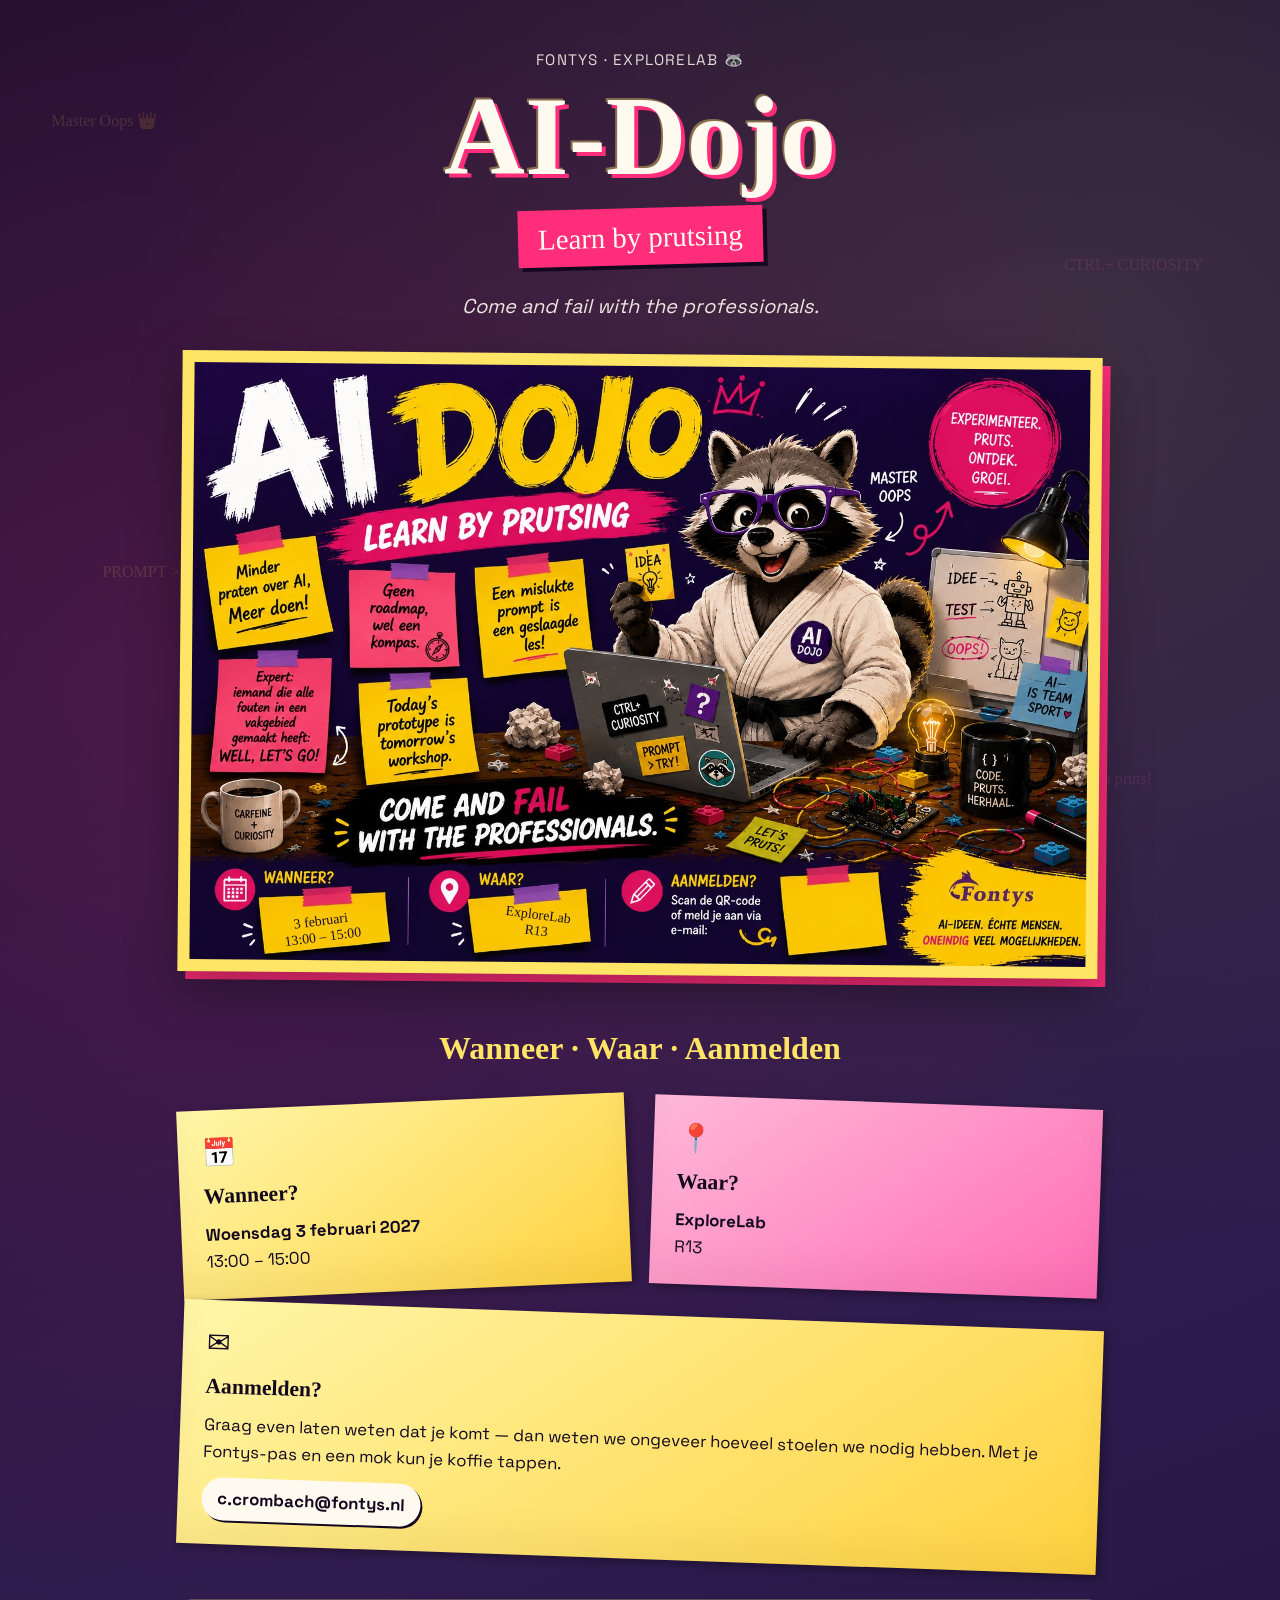
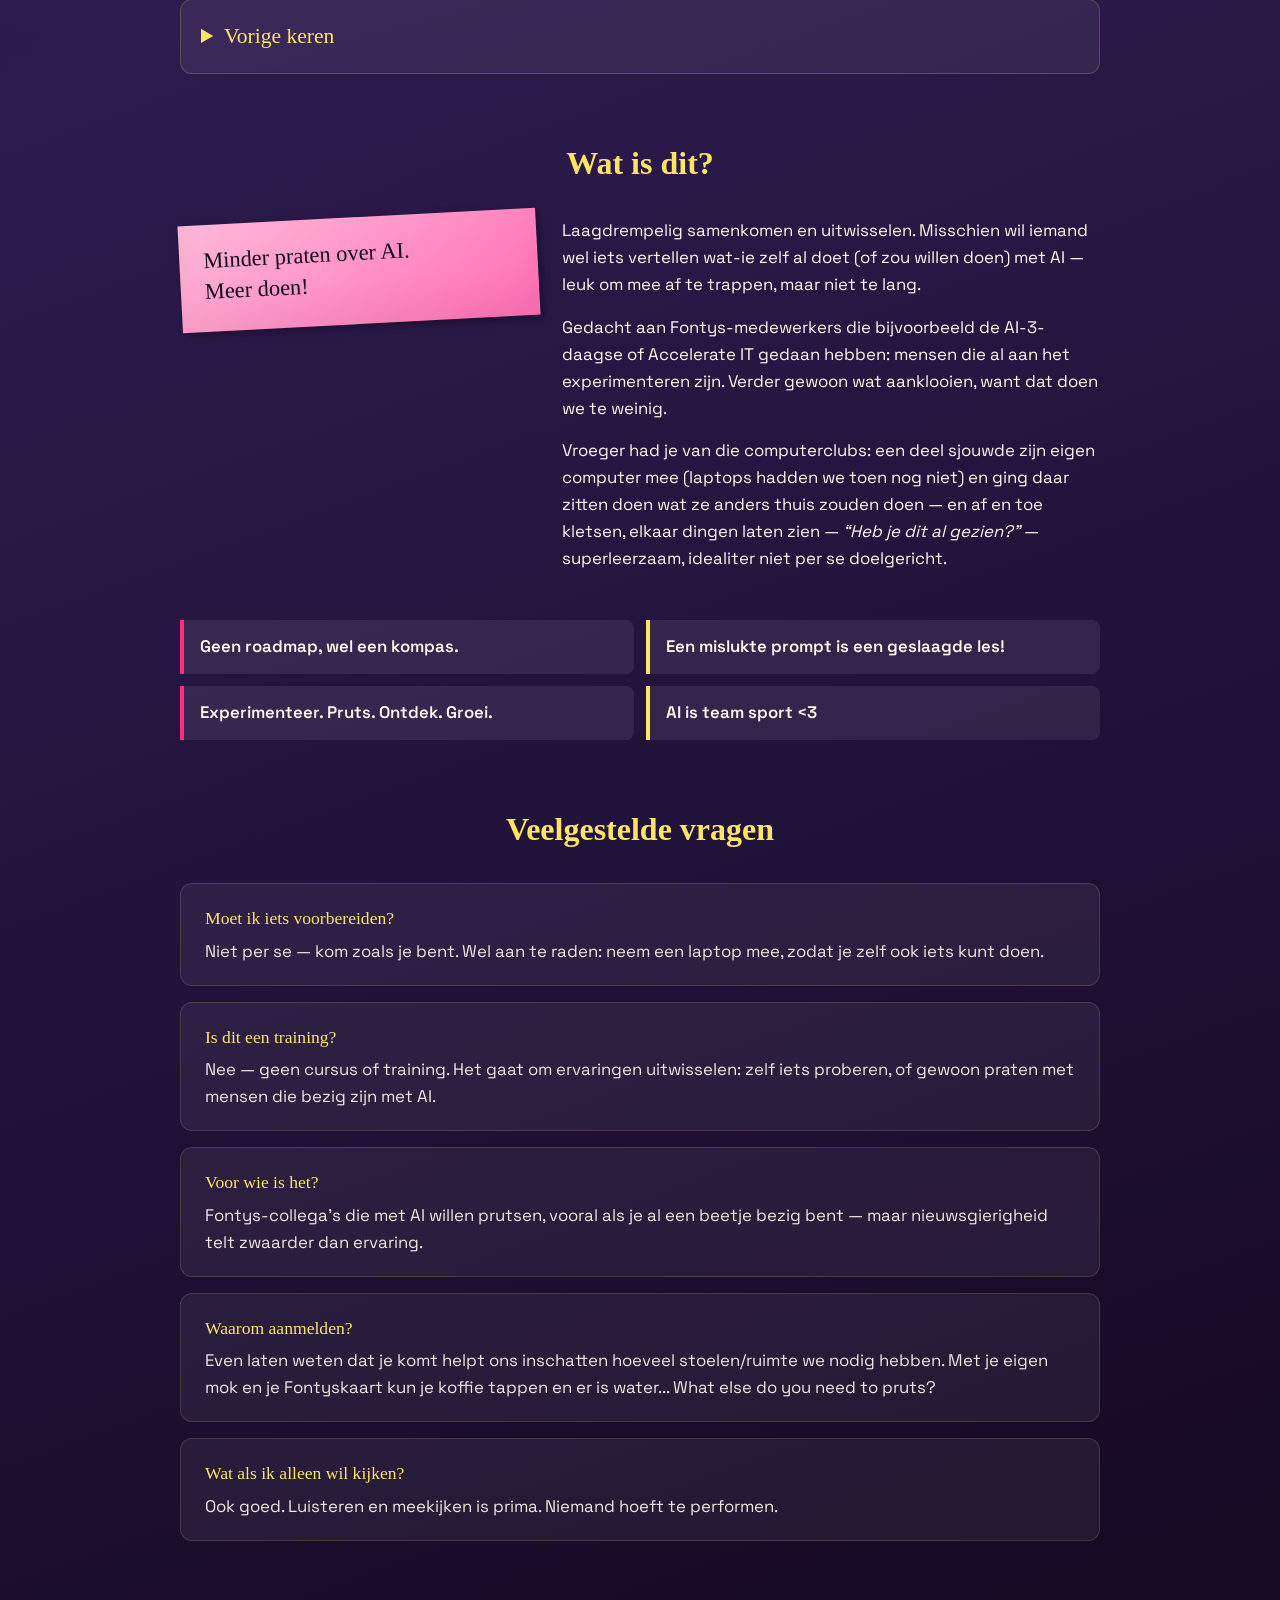
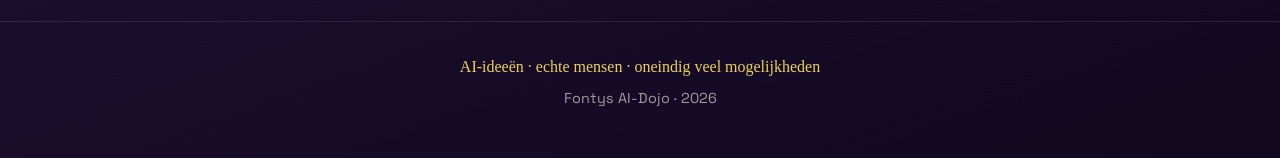
<file: index.html>
<!DOCTYPE html>
<html lang="nl">
<head>
  <meta charset="UTF-8">
  <meta name="viewport" content="width=device-width, initial-scale=1.0">
  <meta name="description" content="AI-Dojo voor Fontys-people — laagdrempelig samenkomen, prutsen en leren.">
  <title>AI-Dojo · Learn by prutsing</title>
  <link rel="preconnect" href="https://fonts.googleapis.com">
  <link rel="preconnect" href="https://fonts.gstatic.com" crossorigin>
  <link href="https://fonts.googleapis.com/css2?family=Permanent+Marker&family=Space+Grotesk:wght@400;600;700&display=swap" rel="stylesheet">
  <link rel="stylesheet" href="css/style.css">
</head>
<body>
  <div class="doodles" aria-hidden="true">
    <span class="doodle doodle--1">Master Oops 👑</span>
    <span class="doodle doodle--2">CTRL+ CURIOSITY</span>
    <span class="doodle doodle--3">PROMPT &gt; TRY!</span>
    <span class="doodle doodle--4">Let's pruts!</span>
  </div>

  <header class="hero">
    <p class="hero__eyebrow"><span data-bind="eyebrow">Fontys</span> 🦝</p>
    <h1 class="hero__title">AI-Dojo</h1>
    <p class="hero__tagline">Learn by prutsing</p>
    <p class="hero__subtitle">Come and fail with the professionals.</p>
  </header>

  <main>
    <section class="poster-section" aria-labelledby="poster-heading">
      <h2 id="poster-heading" class="visually-hidden">Poster</h2>
      <figure class="poster">
        <div class="poster__frame">
          <img
            src="ai.dojo.poster.jpg"
            alt="AI-Dojo poster: wasbeer in judopak. Datum en plek staan als tekst op de gele briefjes."
            width="1536"
            height="1024"
            loading="eager"
          >
          <p class="poster__note poster__note--when">
            <span data-bind="dateShort"></span>
            <span data-bind="time"></span>
          </p>
          <p class="poster__note poster__note--where">
            <span data-bind="placeLines"></span>
          </p>
        </div>
      </figure>
    </section>

    <section class="facts" aria-labelledby="facts-heading">
      <h2 id="facts-heading" class="section-title">Wanneer · Waar · Aanmelden</h2>
      <div class="sticky-grid">
        <article class="sticky sticky--yellow sticky--tilt-left">
          <span class="sticky__icon" aria-hidden="true">📅</span>
          <h3>Wanneer?</h3>
          <p data-bind="whenSticky"></p>
          <p class="sticky__note" data-bind="tentative" hidden></p>
        </article>

        <article class="sticky sticky--pink sticky--tilt-right">
          <span class="sticky__icon" aria-hidden="true">📍</span>
          <h3>Waar?</h3>
          <p data-bind="whereSticky"></p>
        </article>

        <article class="sticky sticky--yellow sticky--tilt-right sticky--wide">
          <span class="sticky__icon" aria-hidden="true">✉️</span>
          <h3>Aanmelden?</h3>
          <p>
            Graag even laten weten dat je komt — dan weten we ongeveer hoeveel stoelen we nodig hebben. 
            Met je Fontys-pas en een mok kun je koffie tappen. 
          </p>
          <a class="sticky__link" href="mailto:c.crombach@fontys.nl?subject=AI-Dojo%20aanmelding">
            c.crombach@fontys.nl
          </a>
        </article>
      </div>
    </section>

    <section class="history-section" aria-labelledby="history-heading">
      <h2 id="history-heading" class="visually-hidden">Vorige keren</h2>
      <details class="history" id="vorige">
        <summary class="history__summary">Vorige keren</summary>
        <div class="history__list" data-bind="history"></div>
      </details>
    </section>

    <section class="about" aria-labelledby="about-heading">
      <h2 id="about-heading" class="section-title">Wat is dit?</h2>
      <div class="about-grid">
        <blockquote class="sticky sticky--pink sticky--quote">
          Minder praten over AI.<br>Meer doen!
        </blockquote>

        <div class="about-text">
          <p>
            Laagdrempelig samenkomen en uitwisselen. Misschien wil iemand wel iets vertellen
            wat-ie zelf al doet (of zou willen doen) met AI — leuk om mee af te trappen,
            maar niet te lang.
          </p>
          <p>
            Gedacht aan Fontys-medewerkers die bijvoorbeeld de AI-3-daagse of Accelerate IT
            gedaan hebben: mensen die al aan het experimenteren zijn. Verder gewoon wat
            aanklooien, want dat doen we te weinig.
          </p>
          <p>
            Vroeger had je van die computerclubs: een deel sjouwde zijn eigen computer mee
            (laptops hadden we toen nog niet) en ging daar zitten doen wat ze anders thuis
            zouden doen — en af en toe kletsen, elkaar dingen laten zien —
            <em>“Heb je dit al gezien?”</em> — superleerzaam, idealiter niet per se doelgericht.
          </p>
        </div>

        <ul class="philosophy" aria-label="Dojo-gedachten">
          <li class="philosophy__item">Geen roadmap, wel een kompas.</li>
          <li class="philosophy__item">Een mislukte prompt is een geslaagde les!</li>
          <li class="philosophy__item">Experimenteer. Pruts. Ontdek. Groei.</li>
          <li class="philosophy__item">AI is team sport &lt;3</li>
        </ul>
      </div>
    </section>

    <section class="faq" aria-labelledby="faq-heading">
      <h2 id="faq-heading" class="section-title">Veelgestelde vragen</h2>
      <dl class="faq-list">
        <div class="faq-item">
          <dt>Moet ik iets voorbereiden?</dt>
          <dd>
            Niet per se — kom zoals je bent. Wel aan te raden: neem een laptop mee,
            zodat je zelf ook iets kunt doen.
          </dd>
        </div>
        <div class="faq-item">
          <dt>Is dit een training?</dt>
          <dd>
            Nee — geen cursus of training. Het gaat om ervaringen uitwisselen:
            zelf iets proberen, of gewoon praten met mensen die bezig zijn met AI.
          </dd>
        </div>
        <div class="faq-item">
          <dt>Voor wie is het?</dt>
          <dd>Fontys-collega’s die met AI willen prutsen, vooral als je al een beetje bezig bent — maar nieuwsgierigheid telt zwaarder dan ervaring.</dd>
        </div>
        <div class="faq-item">
          <dt>Waarom aanmelden?</dt>
          <dd>Even laten weten dat je komt helpt ons inschatten hoeveel stoelen/ruimte we nodig hebben. Met je eigen mok en je Fontyskaart kun je koffie tappen en er is water... What else do you need to pruts?</dd>
        </div>
        <div class="faq-item">
          <dt>Wat als ik alleen wil kijken?</dt>
          <dd>Ook goed. Luisteren en meekijken is prima. Niemand hoeft te performen.</dd>
        </div>
      </dl>
    </section>
  </main>

  <footer class="site-footer">
    <p class="site-footer__tagline">AI-ideeën · echte mensen · oneindig veel mogelijkheden</p>
    <p class="site-footer__meta">Fontys AI-Dojo · <span id="year"></span></p>
  </footer>

  <script src="editions.js"></script>
  <script>
    document.getElementById("year").textContent = new Date().getFullYear();

    const edition = window.AI_DOJO;
    const current = edition.current;

    function setText(name, value) {
      document.querySelectorAll(`[data-bind="${name}"]`).forEach((node) => {
        node.textContent = value;
      });
    }

    function placeHtml(lines) {
      return lines.map((line, index) => (
        index === 0 ? `<strong>${line}</strong>` : line
      )).join("<br>");
    }

    // Yellow poster note is small: "Woensdag 11 november 2026" becomes "11 november".
    function posterDate(date) {
      const withoutYear = date.replace(/\s+\d{4}$/, "");
      const parts = withoutYear.split(/\s+/);
      return parts.length >= 2 ? parts.slice(-2).join(" ") : withoutYear;
    }

    const posterWhen = posterDate(current.date) + (current.tentative ? "?" : "");
    setText("dateShort", posterWhen);
    setText("time", current.time);

    const building = (current.place[0] || "").replace(/^Gebouw\s+/i, "");
    const knownBuilding = building && !/^nog niet/i.test(building);
    setText("eyebrow", knownBuilding ? `Fontys · ${building}` : "Fontys");

    document.querySelectorAll('[data-bind="placeLines"]').forEach((node) => {
      node.innerHTML = current.place.join("<br>");
    });

    const whenBits = [`<strong>${current.date}</strong>`];
    if (current.time) whenBits.push(current.time);
    document.querySelector('[data-bind="whenSticky"]').innerHTML = whenBits.join("<br>");

    document.querySelector('[data-bind="whereSticky"]').innerHTML =
      placeHtml(current.place);

    const tentative = document.querySelector('[data-bind="tentative"]');
    if (current.tentative && current.placeNote) {
      tentative.hidden = false;
      tentative.textContent = current.placeNote;
    }

    const description = document.querySelector('meta[name="description"]');
    const whenWhere = [current.date, current.time, current.place.join(", ")].filter(Boolean).join(", ");
    description.content = current.tentative
      ? `AI-Dojo voor Fontys-people — gerucht: ${whenWhere}.`
      : `AI-Dojo voor Fontys-people — ${whenWhere}.`;

    const history = document.querySelector('[data-bind="history"]');
    history.innerHTML = edition.past.map((item) => `
      <article class="history__item">
        <p class="history__facts">
          <strong>${item.date}</strong><br>
          ${item.time}<br>
          ${item.place.join("<br>")}
        </p>
        ${item.poster ? `<figure class="history__poster">
          <img src="${item.poster}" alt="Poster van de AI-Dojo op ${item.date}" width="1536" height="1024" loading="lazy">
        </figure>` : ""}
      </article>
    `).join("");

    if (location.hash === "#vorige") {
      document.getElementById("vorige").open = true;
    }
  </script>
</body>
</html>
</file>
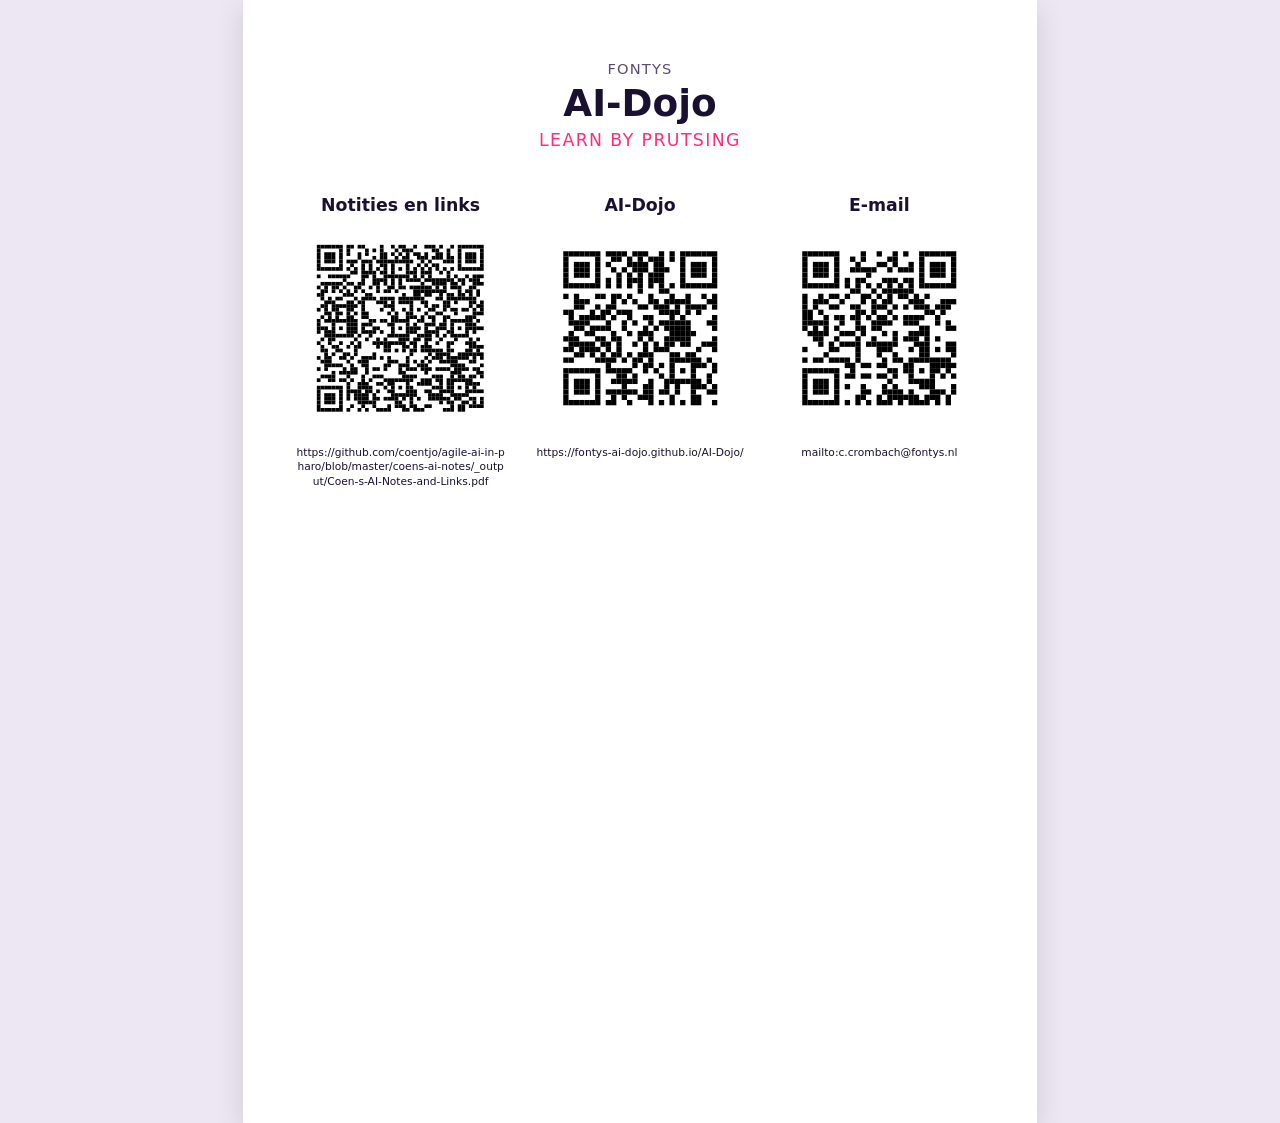
<file: qr-blad.html>
<!DOCTYPE html>
<html lang="nl">
<head>
  <meta charset="UTF-8">
  <title>AI-Dojo · QR-codes</title>
  <style>
    @page {
      size: A4;
      margin: 14mm;
    }
    * { box-sizing: border-box; }
    body {
      margin: 0;
      font-family: "Space Grotesk", "Avenir Next", system-ui, sans-serif;
      color: #1a1030;
      background: #fff;
    }
    .sheet {
      width: 210mm;
      min-height: 297mm;
      margin: 0 auto;
      padding: 16mm 14mm 14mm;
    }
    header {
      text-align: center;
      margin-bottom: 12mm;
    }
    header p {
      margin: 0;
      letter-spacing: 0.08em;
      text-transform: uppercase;
      font-size: 11pt;
      color: #5c4a78;
    }
    header h1 {
      margin: 2mm 0 0;
      font-size: 28pt;
      line-height: 1;
    }
    header .tag {
      margin-top: 2mm;
      font-size: 13pt;
      color: #ff2d7a;
    }
    .row {
      display: grid;
      grid-template-columns: 1fr 1fr 1fr;
      gap: 8mm;
      align-items: start;
    }
    .card {
      text-align: center;
    }
    .card h2 {
      margin: 0 0 4mm;
      font-size: 13pt;
    }
    .qr svg {
      width: 52mm;
      height: 52mm;
    }
    .payload {
      margin: 4mm 0 0;
      font-size: 8pt;
      line-height: 1.35;
      word-break: break-all;
    }
    @media screen {
      body { background: #ece7f2; }
      .sheet {
        background: #fff;
        box-shadow: 0 8px 28px rgba(0,0,0,0.12);
      }
    }
  </style>
</head>
<body>
  <main class="sheet">
    <header>
      <p>Fontys</p>
      <h1>AI-Dojo</h1>
      <p class="tag">Learn by prutsing</p>
    </header>
    <div class="row">
    <article class="card">
      <h2>Notities en links</h2>
      <div class="qr"><svg width="5.61cm" height="5.61cm" viewBox="0 0 53 53" preserveAspectRatio="none" version="1.1" xmlns="http://www.w3.org/2000/svg">
	<g id="QRcode">
		<rect x="0" y="0" width="53" height="53" fill="#ffffff"/>
		<g id="Pattern" transform="translate(4,4)">
			<rect x="0" y="0" width="1" height="1" fill="#000000"/>
			<rect x="1" y="0" width="1" height="1" fill="#000000"/>
			<rect x="2" y="0" width="1" height="1" fill="#000000"/>
			<rect x="3" y="0" width="1" height="1" fill="#000000"/>
			<rect x="4" y="0" width="1" height="1" fill="#000000"/>
			<rect x="5" y="0" width="1" height="1" fill="#000000"/>
			<rect x="6" y="0" width="1" height="1" fill="#000000"/>
			<rect x="8" y="0" width="1" height="1" fill="#000000"/>
			<rect x="9" y="0" width="1" height="1" fill="#000000"/>
			<rect x="11" y="0" width="1" height="1" fill="#000000"/>
			<rect x="12" y="0" width="1" height="1" fill="#000000"/>
			<rect x="17" y="0" width="1" height="1" fill="#000000"/>
			<rect x="20" y="0" width="1" height="1" fill="#000000"/>
			<rect x="22" y="0" width="1" height="1" fill="#000000"/>
			<rect x="23" y="0" width="1" height="1" fill="#000000"/>
			<rect x="26" y="0" width="1" height="1" fill="#000000"/>
			<rect x="29" y="0" width="1" height="1" fill="#000000"/>
			<rect x="30" y="0" width="1" height="1" fill="#000000"/>
			<rect x="31" y="0" width="1" height="1" fill="#000000"/>
			<rect x="33" y="0" width="1" height="1" fill="#000000"/>
			<rect x="36" y="0" width="1" height="1" fill="#000000"/>
			<rect x="38" y="0" width="1" height="1" fill="#000000"/>
			<rect x="39" y="0" width="1" height="1" fill="#000000"/>
			<rect x="40" y="0" width="1" height="1" fill="#000000"/>
			<rect x="41" y="0" width="1" height="1" fill="#000000"/>
			<rect x="42" y="0" width="1" height="1" fill="#000000"/>
			<rect x="43" y="0" width="1" height="1" fill="#000000"/>
			<rect x="44" y="0" width="1" height="1" fill="#000000"/>
			<rect x="0" y="1" width="1" height="1" fill="#000000"/>
			<rect x="6" y="1" width="1" height="1" fill="#000000"/>
			<rect x="8" y="1" width="1" height="1" fill="#000000"/>
			<rect x="13" y="1" width="1" height="1" fill="#000000"/>
			<rect x="15" y="1" width="1" height="1" fill="#000000"/>
			<rect x="17" y="1" width="1" height="1" fill="#000000"/>
			<rect x="21" y="1" width="1" height="1" fill="#000000"/>
			<rect x="23" y="1" width="1" height="1" fill="#000000"/>
			<rect x="24" y="1" width="1" height="1" fill="#000000"/>
			<rect x="25" y="1" width="1" height="1" fill="#000000"/>
			<rect x="31" y="1" width="1" height="1" fill="#000000"/>
			<rect x="32" y="1" width="1" height="1" fill="#000000"/>
			<rect x="35" y="1" width="1" height="1" fill="#000000"/>
			<rect x="38" y="1" width="1" height="1" fill="#000000"/>
			<rect x="44" y="1" width="1" height="1" fill="#000000"/>
			<rect x="0" y="2" width="1" height="1" fill="#000000"/>
			<rect x="2" y="2" width="1" height="1" fill="#000000"/>
			<rect x="3" y="2" width="1" height="1" fill="#000000"/>
			<rect x="4" y="2" width="1" height="1" fill="#000000"/>
			<rect x="6" y="2" width="1" height="1" fill="#000000"/>
			<rect x="8" y="2" width="1" height="1" fill="#000000"/>
			<rect x="11" y="2" width="1" height="1" fill="#000000"/>
			<rect x="13" y="2" width="1" height="1" fill="#000000"/>
			<rect x="17" y="2" width="1" height="1" fill="#000000"/>
			<rect x="18" y="2" width="1" height="1" fill="#000000"/>
			<rect x="20" y="2" width="1" height="1" fill="#000000"/>
			<rect x="22" y="2" width="1" height="1" fill="#000000"/>
			<rect x="24" y="2" width="1" height="1" fill="#000000"/>
			<rect x="26" y="2" width="1" height="1" fill="#000000"/>
			<rect x="27" y="2" width="1" height="1" fill="#000000"/>
			<rect x="29" y="2" width="1" height="1" fill="#000000"/>
			<rect x="32" y="2" width="1" height="1" fill="#000000"/>
			<rect x="33" y="2" width="1" height="1" fill="#000000"/>
			<rect x="35" y="2" width="1" height="1" fill="#000000"/>
			<rect x="38" y="2" width="1" height="1" fill="#000000"/>
			<rect x="40" y="2" width="1" height="1" fill="#000000"/>
			<rect x="41" y="2" width="1" height="1" fill="#000000"/>
			<rect x="42" y="2" width="1" height="1" fill="#000000"/>
			<rect x="44" y="2" width="1" height="1" fill="#000000"/>
			<rect x="0" y="3" width="1" height="1" fill="#000000"/>
			<rect x="2" y="3" width="1" height="1" fill="#000000"/>
			<rect x="3" y="3" width="1" height="1" fill="#000000"/>
			<rect x="4" y="3" width="1" height="1" fill="#000000"/>
			<rect x="6" y="3" width="1" height="1" fill="#000000"/>
			<rect x="11" y="3" width="1" height="1" fill="#000000"/>
			<rect x="15" y="3" width="1" height="1" fill="#000000"/>
			<rect x="17" y="3" width="1" height="1" fill="#000000"/>
			<rect x="18" y="3" width="1" height="1" fill="#000000"/>
			<rect x="21" y="3" width="1" height="1" fill="#000000"/>
			<rect x="23" y="3" width="1" height="1" fill="#000000"/>
			<rect x="24" y="3" width="1" height="1" fill="#000000"/>
			<rect x="27" y="3" width="1" height="1" fill="#000000"/>
			<rect x="28" y="3" width="1" height="1" fill="#000000"/>
			<rect x="29" y="3" width="1" height="1" fill="#000000"/>
			<rect x="31" y="3" width="1" height="1" fill="#000000"/>
			<rect x="32" y="3" width="1" height="1" fill="#000000"/>
			<rect x="33" y="3" width="1" height="1" fill="#000000"/>
			<rect x="35" y="3" width="1" height="1" fill="#000000"/>
			<rect x="36" y="3" width="1" height="1" fill="#000000"/>
			<rect x="38" y="3" width="1" height="1" fill="#000000"/>
			<rect x="40" y="3" width="1" height="1" fill="#000000"/>
			<rect x="41" y="3" width="1" height="1" fill="#000000"/>
			<rect x="42" y="3" width="1" height="1" fill="#000000"/>
			<rect x="44" y="3" width="1" height="1" fill="#000000"/>
			<rect x="0" y="4" width="1" height="1" fill="#000000"/>
			<rect x="2" y="4" width="1" height="1" fill="#000000"/>
			<rect x="3" y="4" width="1" height="1" fill="#000000"/>
			<rect x="4" y="4" width="1" height="1" fill="#000000"/>
			<rect x="6" y="4" width="1" height="1" fill="#000000"/>
			<rect x="8" y="4" width="1" height="1" fill="#000000"/>
			<rect x="9" y="4" width="1" height="1" fill="#000000"/>
			<rect x="10" y="4" width="1" height="1" fill="#000000"/>
			<rect x="12" y="4" width="1" height="1" fill="#000000"/>
			<rect x="13" y="4" width="1" height="1" fill="#000000"/>
			<rect x="14" y="4" width="1" height="1" fill="#000000"/>
			<rect x="16" y="4" width="1" height="1" fill="#000000"/>
			<rect x="17" y="4" width="1" height="1" fill="#000000"/>
			<rect x="18" y="4" width="1" height="1" fill="#000000"/>
			<rect x="19" y="4" width="1" height="1" fill="#000000"/>
			<rect x="20" y="4" width="1" height="1" fill="#000000"/>
			<rect x="21" y="4" width="1" height="1" fill="#000000"/>
			<rect x="22" y="4" width="1" height="1" fill="#000000"/>
			<rect x="23" y="4" width="1" height="1" fill="#000000"/>
			<rect x="24" y="4" width="1" height="1" fill="#000000"/>
			<rect x="25" y="4" width="1" height="1" fill="#000000"/>
			<rect x="28" y="4" width="1" height="1" fill="#000000"/>
			<rect x="30" y="4" width="1" height="1" fill="#000000"/>
			<rect x="34" y="4" width="1" height="1" fill="#000000"/>
			<rect x="35" y="4" width="1" height="1" fill="#000000"/>
			<rect x="36" y="4" width="1" height="1" fill="#000000"/>
			<rect x="38" y="4" width="1" height="1" fill="#000000"/>
			<rect x="40" y="4" width="1" height="1" fill="#000000"/>
			<rect x="41" y="4" width="1" height="1" fill="#000000"/>
			<rect x="42" y="4" width="1" height="1" fill="#000000"/>
			<rect x="44" y="4" width="1" height="1" fill="#000000"/>
			<rect x="0" y="5" width="1" height="1" fill="#000000"/>
			<rect x="6" y="5" width="1" height="1" fill="#000000"/>
			<rect x="9" y="5" width="1" height="1" fill="#000000"/>
			<rect x="12" y="5" width="1" height="1" fill="#000000"/>
			<rect x="14" y="5" width="1" height="1" fill="#000000"/>
			<rect x="17" y="5" width="1" height="1" fill="#000000"/>
			<rect x="18" y="5" width="1" height="1" fill="#000000"/>
			<rect x="20" y="5" width="1" height="1" fill="#000000"/>
			<rect x="24" y="5" width="1" height="1" fill="#000000"/>
			<rect x="27" y="5" width="1" height="1" fill="#000000"/>
			<rect x="29" y="5" width="1" height="1" fill="#000000"/>
			<rect x="31" y="5" width="1" height="1" fill="#000000"/>
			<rect x="32" y="5" width="1" height="1" fill="#000000"/>
			<rect x="38" y="5" width="1" height="1" fill="#000000"/>
			<rect x="44" y="5" width="1" height="1" fill="#000000"/>
			<rect x="0" y="6" width="1" height="1" fill="#000000"/>
			<rect x="1" y="6" width="1" height="1" fill="#000000"/>
			<rect x="2" y="6" width="1" height="1" fill="#000000"/>
			<rect x="3" y="6" width="1" height="1" fill="#000000"/>
			<rect x="4" y="6" width="1" height="1" fill="#000000"/>
			<rect x="5" y="6" width="1" height="1" fill="#000000"/>
			<rect x="6" y="6" width="1" height="1" fill="#000000"/>
			<rect x="8" y="6" width="1" height="1" fill="#000000"/>
			<rect x="10" y="6" width="1" height="1" fill="#000000"/>
			<rect x="12" y="6" width="1" height="1" fill="#000000"/>
			<rect x="14" y="6" width="1" height="1" fill="#000000"/>
			<rect x="16" y="6" width="1" height="1" fill="#000000"/>
			<rect x="18" y="6" width="1" height="1" fill="#000000"/>
			<rect x="20" y="6" width="1" height="1" fill="#000000"/>
			<rect x="22" y="6" width="1" height="1" fill="#000000"/>
			<rect x="24" y="6" width="1" height="1" fill="#000000"/>
			<rect x="26" y="6" width="1" height="1" fill="#000000"/>
			<rect x="28" y="6" width="1" height="1" fill="#000000"/>
			<rect x="30" y="6" width="1" height="1" fill="#000000"/>
			<rect x="32" y="6" width="1" height="1" fill="#000000"/>
			<rect x="34" y="6" width="1" height="1" fill="#000000"/>
			<rect x="36" y="6" width="1" height="1" fill="#000000"/>
			<rect x="38" y="6" width="1" height="1" fill="#000000"/>
			<rect x="39" y="6" width="1" height="1" fill="#000000"/>
			<rect x="40" y="6" width="1" height="1" fill="#000000"/>
			<rect x="41" y="6" width="1" height="1" fill="#000000"/>
			<rect x="42" y="6" width="1" height="1" fill="#000000"/>
			<rect x="43" y="6" width="1" height="1" fill="#000000"/>
			<rect x="44" y="6" width="1" height="1" fill="#000000"/>
			<rect x="9" y="7" width="1" height="1" fill="#000000"/>
			<rect x="10" y="7" width="1" height="1" fill="#000000"/>
			<rect x="12" y="7" width="1" height="1" fill="#000000"/>
			<rect x="13" y="7" width="1" height="1" fill="#000000"/>
			<rect x="14" y="7" width="1" height="1" fill="#000000"/>
			<rect x="15" y="7" width="1" height="1" fill="#000000"/>
			<rect x="17" y="7" width="1" height="1" fill="#000000"/>
			<rect x="18" y="7" width="1" height="1" fill="#000000"/>
			<rect x="20" y="7" width="1" height="1" fill="#000000"/>
			<rect x="24" y="7" width="1" height="1" fill="#000000"/>
			<rect x="25" y="7" width="1" height="1" fill="#000000"/>
			<rect x="26" y="7" width="1" height="1" fill="#000000"/>
			<rect x="28" y="7" width="1" height="1" fill="#000000"/>
			<rect x="29" y="7" width="1" height="1" fill="#000000"/>
			<rect x="30" y="7" width="1" height="1" fill="#000000"/>
			<rect x="33" y="7" width="1" height="1" fill="#000000"/>
			<rect x="35" y="7" width="1" height="1" fill="#000000"/>
			<rect x="0" y="8" width="1" height="1" fill="#000000"/>
			<rect x="3" y="8" width="1" height="1" fill="#000000"/>
			<rect x="4" y="8" width="1" height="1" fill="#000000"/>
			<rect x="5" y="8" width="1" height="1" fill="#000000"/>
			<rect x="6" y="8" width="1" height="1" fill="#000000"/>
			<rect x="7" y="8" width="1" height="1" fill="#000000"/>
			<rect x="8" y="8" width="1" height="1" fill="#000000"/>
			<rect x="12" y="8" width="1" height="1" fill="#000000"/>
			<rect x="13" y="8" width="1" height="1" fill="#000000"/>
			<rect x="15" y="8" width="1" height="1" fill="#000000"/>
			<rect x="18" y="8" width="1" height="1" fill="#000000"/>
			<rect x="19" y="8" width="1" height="1" fill="#000000"/>
			<rect x="20" y="8" width="1" height="1" fill="#000000"/>
			<rect x="21" y="8" width="1" height="1" fill="#000000"/>
			<rect x="22" y="8" width="1" height="1" fill="#000000"/>
			<rect x="23" y="8" width="1" height="1" fill="#000000"/>
			<rect x="24" y="8" width="1" height="1" fill="#000000"/>
			<rect x="26" y="8" width="1" height="1" fill="#000000"/>
			<rect x="28" y="8" width="1" height="1" fill="#000000"/>
			<rect x="30" y="8" width="1" height="1" fill="#000000"/>
			<rect x="35" y="8" width="1" height="1" fill="#000000"/>
			<rect x="37" y="8" width="1" height="1" fill="#000000"/>
			<rect x="40" y="8" width="1" height="1" fill="#000000"/>
			<rect x="42" y="8" width="1" height="1" fill="#000000"/>
			<rect x="43" y="8" width="1" height="1" fill="#000000"/>
			<rect x="44" y="8" width="1" height="1" fill="#000000"/>
			<rect x="7" y="9" width="1" height="1" fill="#000000"/>
			<rect x="12" y="9" width="1" height="1" fill="#000000"/>
			<rect x="15" y="9" width="1" height="1" fill="#000000"/>
			<rect x="16" y="9" width="1" height="1" fill="#000000"/>
			<rect x="17" y="9" width="1" height="1" fill="#000000"/>
			<rect x="18" y="9" width="1" height="1" fill="#000000"/>
			<rect x="20" y="9" width="1" height="1" fill="#000000"/>
			<rect x="22" y="9" width="1" height="1" fill="#000000"/>
			<rect x="24" y="9" width="1" height="1" fill="#000000"/>
			<rect x="25" y="9" width="1" height="1" fill="#000000"/>
			<rect x="26" y="9" width="1" height="1" fill="#000000"/>
			<rect x="27" y="9" width="1" height="1" fill="#000000"/>
			<rect x="29" y="9" width="1" height="1" fill="#000000"/>
			<rect x="30" y="9" width="1" height="1" fill="#000000"/>
			<rect x="31" y="9" width="1" height="1" fill="#000000"/>
			<rect x="32" y="9" width="1" height="1" fill="#000000"/>
			<rect x="33" y="9" width="1" height="1" fill="#000000"/>
			<rect x="34" y="9" width="1" height="1" fill="#000000"/>
			<rect x="35" y="9" width="1" height="1" fill="#000000"/>
			<rect x="36" y="9" width="1" height="1" fill="#000000"/>
			<rect x="38" y="9" width="1" height="1" fill="#000000"/>
			<rect x="39" y="9" width="1" height="1" fill="#000000"/>
			<rect x="41" y="9" width="1" height="1" fill="#000000"/>
			<rect x="42" y="9" width="1" height="1" fill="#000000"/>
			<rect x="43" y="9" width="1" height="1" fill="#000000"/>
			<rect x="1" y="10" width="1" height="1" fill="#000000"/>
			<rect x="2" y="10" width="1" height="1" fill="#000000"/>
			<rect x="3" y="10" width="1" height="1" fill="#000000"/>
			<rect x="4" y="10" width="1" height="1" fill="#000000"/>
			<rect x="5" y="10" width="1" height="1" fill="#000000"/>
			<rect x="6" y="10" width="1" height="1" fill="#000000"/>
			<rect x="8" y="10" width="1" height="1" fill="#000000"/>
			<rect x="9" y="10" width="1" height="1" fill="#000000"/>
			<rect x="11" y="10" width="1" height="1" fill="#000000"/>
			<rect x="12" y="10" width="1" height="1" fill="#000000"/>
			<rect x="15" y="10" width="1" height="1" fill="#000000"/>
			<rect x="16" y="10" width="1" height="1" fill="#000000"/>
			<rect x="18" y="10" width="1" height="1" fill="#000000"/>
			<rect x="20" y="10" width="1" height="1" fill="#000000"/>
			<rect x="22" y="10" width="1" height="1" fill="#000000"/>
			<rect x="28" y="10" width="1" height="1" fill="#000000"/>
			<rect x="31" y="10" width="1" height="1" fill="#000000"/>
			<rect x="32" y="10" width="1" height="1" fill="#000000"/>
			<rect x="33" y="10" width="1" height="1" fill="#000000"/>
			<rect x="34" y="10" width="1" height="1" fill="#000000"/>
			<rect x="36" y="10" width="1" height="1" fill="#000000"/>
			<rect x="37" y="10" width="1" height="1" fill="#000000"/>
			<rect x="39" y="10" width="1" height="1" fill="#000000"/>
			<rect x="42" y="10" width="1" height="1" fill="#000000"/>
			<rect x="43" y="10" width="1" height="1" fill="#000000"/>
			<rect x="44" y="10" width="1" height="1" fill="#000000"/>
			<rect x="0" y="11" width="1" height="1" fill="#000000"/>
			<rect x="2" y="11" width="1" height="1" fill="#000000"/>
			<rect x="4" y="11" width="1" height="1" fill="#000000"/>
			<rect x="5" y="11" width="1" height="1" fill="#000000"/>
			<rect x="7" y="11" width="1" height="1" fill="#000000"/>
			<rect x="10" y="11" width="1" height="1" fill="#000000"/>
			<rect x="11" y="11" width="1" height="1" fill="#000000"/>
			<rect x="14" y="11" width="1" height="1" fill="#000000"/>
			<rect x="16" y="11" width="1" height="1" fill="#000000"/>
			<rect x="19" y="11" width="1" height="1" fill="#000000"/>
			<rect x="20" y="11" width="1" height="1" fill="#000000"/>
			<rect x="22" y="11" width="1" height="1" fill="#000000"/>
			<rect x="23" y="11" width="1" height="1" fill="#000000"/>
			<rect x="25" y="11" width="1" height="1" fill="#000000"/>
			<rect x="26" y="11" width="1" height="1" fill="#000000"/>
			<rect x="27" y="11" width="1" height="1" fill="#000000"/>
			<rect x="28" y="11" width="1" height="1" fill="#000000"/>
			<rect x="29" y="11" width="1" height="1" fill="#000000"/>
			<rect x="30" y="11" width="1" height="1" fill="#000000"/>
			<rect x="32" y="11" width="1" height="1" fill="#000000"/>
			<rect x="34" y="11" width="1" height="1" fill="#000000"/>
			<rect x="36" y="11" width="1" height="1" fill="#000000"/>
			<rect x="37" y="11" width="1" height="1" fill="#000000"/>
			<rect x="38" y="11" width="1" height="1" fill="#000000"/>
			<rect x="41" y="11" width="1" height="1" fill="#000000"/>
			<rect x="42" y="11" width="1" height="1" fill="#000000"/>
			<rect x="1" y="12" width="1" height="1" fill="#000000"/>
			<rect x="2" y="12" width="1" height="1" fill="#000000"/>
			<rect x="4" y="12" width="1" height="1" fill="#000000"/>
			<rect x="6" y="12" width="1" height="1" fill="#000000"/>
			<rect x="8" y="12" width="1" height="1" fill="#000000"/>
			<rect x="10" y="12" width="1" height="1" fill="#000000"/>
			<rect x="12" y="12" width="1" height="1" fill="#000000"/>
			<rect x="16" y="12" width="1" height="1" fill="#000000"/>
			<rect x="18" y="12" width="1" height="1" fill="#000000"/>
			<rect x="19" y="12" width="1" height="1" fill="#000000"/>
			<rect x="21" y="12" width="1" height="1" fill="#000000"/>
			<rect x="26" y="12" width="1" height="1" fill="#000000"/>
			<rect x="27" y="12" width="1" height="1" fill="#000000"/>
			<rect x="28" y="12" width="1" height="1" fill="#000000"/>
			<rect x="29" y="12" width="1" height="1" fill="#000000"/>
			<rect x="30" y="12" width="1" height="1" fill="#000000"/>
			<rect x="31" y="12" width="1" height="1" fill="#000000"/>
			<rect x="32" y="12" width="1" height="1" fill="#000000"/>
			<rect x="33" y="12" width="1" height="1" fill="#000000"/>
			<rect x="34" y="12" width="1" height="1" fill="#000000"/>
			<rect x="38" y="12" width="1" height="1" fill="#000000"/>
			<rect x="40" y="12" width="1" height="1" fill="#000000"/>
			<rect x="41" y="12" width="1" height="1" fill="#000000"/>
			<rect x="43" y="12" width="1" height="1" fill="#000000"/>
			<rect x="0" y="13" width="1" height="1" fill="#000000"/>
			<rect x="1" y="13" width="1" height="1" fill="#000000"/>
			<rect x="7" y="13" width="1" height="1" fill="#000000"/>
			<rect x="8" y="13" width="1" height="1" fill="#000000"/>
			<rect x="9" y="13" width="1" height="1" fill="#000000"/>
			<rect x="13" y="13" width="1" height="1" fill="#000000"/>
			<rect x="14" y="13" width="1" height="1" fill="#000000"/>
			<rect x="23" y="13" width="1" height="1" fill="#000000"/>
			<rect x="26" y="13" width="1" height="1" fill="#000000"/>
			<rect x="27" y="13" width="1" height="1" fill="#000000"/>
			<rect x="29" y="13" width="1" height="1" fill="#000000"/>
			<rect x="30" y="13" width="1" height="1" fill="#000000"/>
			<rect x="33" y="13" width="1" height="1" fill="#000000"/>
			<rect x="35" y="13" width="1" height="1" fill="#000000"/>
			<rect x="36" y="13" width="1" height="1" fill="#000000"/>
			<rect x="38" y="13" width="1" height="1" fill="#000000"/>
			<rect x="39" y="13" width="1" height="1" fill="#000000"/>
			<rect x="41" y="13" width="1" height="1" fill="#000000"/>
			<rect x="43" y="13" width="1" height="1" fill="#000000"/>
			<rect x="1" y="14" width="1" height="1" fill="#000000"/>
			<rect x="3" y="14" width="1" height="1" fill="#000000"/>
			<rect x="5" y="14" width="1" height="1" fill="#000000"/>
			<rect x="6" y="14" width="1" height="1" fill="#000000"/>
			<rect x="10" y="14" width="1" height="1" fill="#000000"/>
			<rect x="12" y="14" width="1" height="1" fill="#000000"/>
			<rect x="13" y="14" width="1" height="1" fill="#000000"/>
			<rect x="14" y="14" width="1" height="1" fill="#000000"/>
			<rect x="15" y="14" width="1" height="1" fill="#000000"/>
			<rect x="17" y="14" width="1" height="1" fill="#000000"/>
			<rect x="18" y="14" width="1" height="1" fill="#000000"/>
			<rect x="19" y="14" width="1" height="1" fill="#000000"/>
			<rect x="20" y="14" width="1" height="1" fill="#000000"/>
			<rect x="22" y="14" width="1" height="1" fill="#000000"/>
			<rect x="23" y="14" width="1" height="1" fill="#000000"/>
			<rect x="24" y="14" width="1" height="1" fill="#000000"/>
			<rect x="25" y="14" width="1" height="1" fill="#000000"/>
			<rect x="26" y="14" width="1" height="1" fill="#000000"/>
			<rect x="27" y="14" width="1" height="1" fill="#000000"/>
			<rect x="28" y="14" width="1" height="1" fill="#000000"/>
			<rect x="32" y="14" width="1" height="1" fill="#000000"/>
			<rect x="33" y="14" width="1" height="1" fill="#000000"/>
			<rect x="35" y="14" width="1" height="1" fill="#000000"/>
			<rect x="36" y="14" width="1" height="1" fill="#000000"/>
			<rect x="37" y="14" width="1" height="1" fill="#000000"/>
			<rect x="38" y="14" width="1" height="1" fill="#000000"/>
			<rect x="39" y="14" width="1" height="1" fill="#000000"/>
			<rect x="40" y="14" width="1" height="1" fill="#000000"/>
			<rect x="41" y="14" width="1" height="1" fill="#000000"/>
			<rect x="42" y="14" width="1" height="1" fill="#000000"/>
			<rect x="2" y="15" width="1" height="1" fill="#000000"/>
			<rect x="3" y="15" width="1" height="1" fill="#000000"/>
			<rect x="4" y="15" width="1" height="1" fill="#000000"/>
			<rect x="8" y="15" width="1" height="1" fill="#000000"/>
			<rect x="9" y="15" width="1" height="1" fill="#000000"/>
			<rect x="11" y="15" width="1" height="1" fill="#000000"/>
			<rect x="12" y="15" width="1" height="1" fill="#000000"/>
			<rect x="16" y="15" width="1" height="1" fill="#000000"/>
			<rect x="17" y="15" width="1" height="1" fill="#000000"/>
			<rect x="18" y="15" width="1" height="1" fill="#000000"/>
			<rect x="20" y="15" width="1" height="1" fill="#000000"/>
			<rect x="22" y="15" width="1" height="1" fill="#000000"/>
			<rect x="23" y="15" width="1" height="1" fill="#000000"/>
			<rect x="24" y="15" width="1" height="1" fill="#000000"/>
			<rect x="25" y="15" width="1" height="1" fill="#000000"/>
			<rect x="28" y="15" width="1" height="1" fill="#000000"/>
			<rect x="29" y="15" width="1" height="1" fill="#000000"/>
			<rect x="34" y="15" width="1" height="1" fill="#000000"/>
			<rect x="35" y="15" width="1" height="1" fill="#000000"/>
			<rect x="37" y="15" width="1" height="1" fill="#000000"/>
			<rect x="41" y="15" width="1" height="1" fill="#000000"/>
			<rect x="42" y="15" width="1" height="1" fill="#000000"/>
			<rect x="44" y="15" width="1" height="1" fill="#000000"/>
			<rect x="1" y="16" width="1" height="1" fill="#000000"/>
			<rect x="2" y="16" width="1" height="1" fill="#000000"/>
			<rect x="4" y="16" width="1" height="1" fill="#000000"/>
			<rect x="5" y="16" width="1" height="1" fill="#000000"/>
			<rect x="6" y="16" width="1" height="1" fill="#000000"/>
			<rect x="7" y="16" width="1" height="1" fill="#000000"/>
			<rect x="8" y="16" width="1" height="1" fill="#000000"/>
			<rect x="9" y="16" width="1" height="1" fill="#000000"/>
			<rect x="10" y="16" width="1" height="1" fill="#000000"/>
			<rect x="12" y="16" width="1" height="1" fill="#000000"/>
			<rect x="18" y="16" width="1" height="1" fill="#000000"/>
			<rect x="19" y="16" width="1" height="1" fill="#000000"/>
			<rect x="20" y="16" width="1" height="1" fill="#000000"/>
			<rect x="25" y="16" width="1" height="1" fill="#000000"/>
			<rect x="29" y="16" width="1" height="1" fill="#000000"/>
			<rect x="31" y="16" width="1" height="1" fill="#000000"/>
			<rect x="32" y="16" width="1" height="1" fill="#000000"/>
			<rect x="34" y="16" width="1" height="1" fill="#000000"/>
			<rect x="35" y="16" width="1" height="1" fill="#000000"/>
			<rect x="41" y="16" width="1" height="1" fill="#000000"/>
			<rect x="43" y="16" width="1" height="1" fill="#000000"/>
			<rect x="44" y="16" width="1" height="1" fill="#000000"/>
			<rect x="0" y="17" width="1" height="1" fill="#000000"/>
			<rect x="2" y="17" width="1" height="1" fill="#000000"/>
			<rect x="4" y="17" width="1" height="1" fill="#000000"/>
			<rect x="5" y="17" width="1" height="1" fill="#000000"/>
			<rect x="8" y="17" width="1" height="1" fill="#000000"/>
			<rect x="9" y="17" width="1" height="1" fill="#000000"/>
			<rect x="12" y="17" width="1" height="1" fill="#000000"/>
			<rect x="17" y="17" width="1" height="1" fill="#000000"/>
			<rect x="20" y="17" width="1" height="1" fill="#000000"/>
			<rect x="23" y="17" width="1" height="1" fill="#000000"/>
			<rect x="25" y="17" width="1" height="1" fill="#000000"/>
			<rect x="27" y="17" width="1" height="1" fill="#000000"/>
			<rect x="30" y="17" width="1" height="1" fill="#000000"/>
			<rect x="31" y="17" width="1" height="1" fill="#000000"/>
			<rect x="34" y="17" width="1" height="1" fill="#000000"/>
			<rect x="36" y="17" width="1" height="1" fill="#000000"/>
			<rect x="37" y="17" width="1" height="1" fill="#000000"/>
			<rect x="39" y="17" width="1" height="1" fill="#000000"/>
			<rect x="40" y="17" width="1" height="1" fill="#000000"/>
			<rect x="42" y="17" width="1" height="1" fill="#000000"/>
			<rect x="44" y="17" width="1" height="1" fill="#000000"/>
			<rect x="2" y="18" width="1" height="1" fill="#000000"/>
			<rect x="3" y="18" width="1" height="1" fill="#000000"/>
			<rect x="5" y="18" width="1" height="1" fill="#000000"/>
			<rect x="6" y="18" width="1" height="1" fill="#000000"/>
			<rect x="8" y="18" width="1" height="1" fill="#000000"/>
			<rect x="10" y="18" width="1" height="1" fill="#000000"/>
			<rect x="12" y="18" width="1" height="1" fill="#000000"/>
			<rect x="13" y="18" width="1" height="1" fill="#000000"/>
			<rect x="19" y="18" width="1" height="1" fill="#000000"/>
			<rect x="21" y="18" width="1" height="1" fill="#000000"/>
			<rect x="24" y="18" width="1" height="1" fill="#000000"/>
			<rect x="25" y="18" width="1" height="1" fill="#000000"/>
			<rect x="29" y="18" width="1" height="1" fill="#000000"/>
			<rect x="32" y="18" width="1" height="1" fill="#000000"/>
			<rect x="33" y="18" width="1" height="1" fill="#000000"/>
			<rect x="37" y="18" width="1" height="1" fill="#000000"/>
			<rect x="42" y="18" width="1" height="1" fill="#000000"/>
			<rect x="43" y="18" width="1" height="1" fill="#000000"/>
			<rect x="44" y="18" width="1" height="1" fill="#000000"/>
			<rect x="1" y="19" width="1" height="1" fill="#000000"/>
			<rect x="3" y="19" width="1" height="1" fill="#000000"/>
			<rect x="5" y="19" width="1" height="1" fill="#000000"/>
			<rect x="8" y="19" width="1" height="1" fill="#000000"/>
			<rect x="9" y="19" width="1" height="1" fill="#000000"/>
			<rect x="12" y="19" width="1" height="1" fill="#000000"/>
			<rect x="13" y="19" width="1" height="1" fill="#000000"/>
			<rect x="20" y="19" width="1" height="1" fill="#000000"/>
			<rect x="21" y="19" width="1" height="1" fill="#000000"/>
			<rect x="24" y="19" width="1" height="1" fill="#000000"/>
			<rect x="25" y="19" width="1" height="1" fill="#000000"/>
			<rect x="26" y="19" width="1" height="1" fill="#000000"/>
			<rect x="28" y="19" width="1" height="1" fill="#000000"/>
			<rect x="30" y="19" width="1" height="1" fill="#000000"/>
			<rect x="31" y="19" width="1" height="1" fill="#000000"/>
			<rect x="34" y="19" width="1" height="1" fill="#000000"/>
			<rect x="35" y="19" width="1" height="1" fill="#000000"/>
			<rect x="40" y="19" width="1" height="1" fill="#000000"/>
			<rect x="41" y="19" width="1" height="1" fill="#000000"/>
			<rect x="42" y="19" width="1" height="1" fill="#000000"/>
			<rect x="0" y="20" width="1" height="1" fill="#000000"/>
			<rect x="2" y="20" width="1" height="1" fill="#000000"/>
			<rect x="3" y="20" width="1" height="1" fill="#000000"/>
			<rect x="4" y="20" width="1" height="1" fill="#000000"/>
			<rect x="5" y="20" width="1" height="1" fill="#000000"/>
			<rect x="6" y="20" width="1" height="1" fill="#000000"/>
			<rect x="7" y="20" width="1" height="1" fill="#000000"/>
			<rect x="8" y="20" width="1" height="1" fill="#000000"/>
			<rect x="9" y="20" width="1" height="1" fill="#000000"/>
			<rect x="10" y="20" width="1" height="1" fill="#000000"/>
			<rect x="14" y="20" width="1" height="1" fill="#000000"/>
			<rect x="15" y="20" width="1" height="1" fill="#000000"/>
			<rect x="17" y="20" width="1" height="1" fill="#000000"/>
			<rect x="18" y="20" width="1" height="1" fill="#000000"/>
			<rect x="20" y="20" width="1" height="1" fill="#000000"/>
			<rect x="21" y="20" width="1" height="1" fill="#000000"/>
			<rect x="22" y="20" width="1" height="1" fill="#000000"/>
			<rect x="23" y="20" width="1" height="1" fill="#000000"/>
			<rect x="24" y="20" width="1" height="1" fill="#000000"/>
			<rect x="27" y="20" width="1" height="1" fill="#000000"/>
			<rect x="28" y="20" width="1" height="1" fill="#000000"/>
			<rect x="31" y="20" width="1" height="1" fill="#000000"/>
			<rect x="34" y="20" width="1" height="1" fill="#000000"/>
			<rect x="36" y="20" width="1" height="1" fill="#000000"/>
			<rect x="37" y="20" width="1" height="1" fill="#000000"/>
			<rect x="38" y="20" width="1" height="1" fill="#000000"/>
			<rect x="39" y="20" width="1" height="1" fill="#000000"/>
			<rect x="40" y="20" width="1" height="1" fill="#000000"/>
			<rect x="41" y="20" width="1" height="1" fill="#000000"/>
			<rect x="43" y="20" width="1" height="1" fill="#000000"/>
			<rect x="0" y="21" width="1" height="1" fill="#000000"/>
			<rect x="4" y="21" width="1" height="1" fill="#000000"/>
			<rect x="8" y="21" width="1" height="1" fill="#000000"/>
			<rect x="9" y="21" width="1" height="1" fill="#000000"/>
			<rect x="10" y="21" width="1" height="1" fill="#000000"/>
			<rect x="12" y="21" width="1" height="1" fill="#000000"/>
			<rect x="13" y="21" width="1" height="1" fill="#000000"/>
			<rect x="14" y="21" width="1" height="1" fill="#000000"/>
			<rect x="19" y="21" width="1" height="1" fill="#000000"/>
			<rect x="20" y="21" width="1" height="1" fill="#000000"/>
			<rect x="24" y="21" width="1" height="1" fill="#000000"/>
			<rect x="26" y="21" width="1" height="1" fill="#000000"/>
			<rect x="29" y="21" width="1" height="1" fill="#000000"/>
			<rect x="30" y="21" width="1" height="1" fill="#000000"/>
			<rect x="31" y="21" width="1" height="1" fill="#000000"/>
			<rect x="33" y="21" width="1" height="1" fill="#000000"/>
			<rect x="34" y="21" width="1" height="1" fill="#000000"/>
			<rect x="36" y="21" width="1" height="1" fill="#000000"/>
			<rect x="40" y="21" width="1" height="1" fill="#000000"/>
			<rect x="41" y="21" width="1" height="1" fill="#000000"/>
			<rect x="42" y="21" width="1" height="1" fill="#000000"/>
			<rect x="0" y="22" width="1" height="1" fill="#000000"/>
			<rect x="1" y="22" width="1" height="1" fill="#000000"/>
			<rect x="2" y="22" width="1" height="1" fill="#000000"/>
			<rect x="4" y="22" width="1" height="1" fill="#000000"/>
			<rect x="6" y="22" width="1" height="1" fill="#000000"/>
			<rect x="8" y="22" width="1" height="1" fill="#000000"/>
			<rect x="9" y="22" width="1" height="1" fill="#000000"/>
			<rect x="10" y="22" width="1" height="1" fill="#000000"/>
			<rect x="12" y="22" width="1" height="1" fill="#000000"/>
			<rect x="15" y="22" width="1" height="1" fill="#000000"/>
			<rect x="16" y="22" width="1" height="1" fill="#000000"/>
			<rect x="20" y="22" width="1" height="1" fill="#000000"/>
			<rect x="22" y="22" width="1" height="1" fill="#000000"/>
			<rect x="24" y="22" width="1" height="1" fill="#000000"/>
			<rect x="25" y="22" width="1" height="1" fill="#000000"/>
			<rect x="26" y="22" width="1" height="1" fill="#000000"/>
			<rect x="27" y="22" width="1" height="1" fill="#000000"/>
			<rect x="29" y="22" width="1" height="1" fill="#000000"/>
			<rect x="32" y="22" width="1" height="1" fill="#000000"/>
			<rect x="33" y="22" width="1" height="1" fill="#000000"/>
			<rect x="34" y="22" width="1" height="1" fill="#000000"/>
			<rect x="36" y="22" width="1" height="1" fill="#000000"/>
			<rect x="38" y="22" width="1" height="1" fill="#000000"/>
			<rect x="40" y="22" width="1" height="1" fill="#000000"/>
			<rect x="41" y="22" width="1" height="1" fill="#000000"/>
			<rect x="42" y="22" width="1" height="1" fill="#000000"/>
			<rect x="43" y="22" width="1" height="1" fill="#000000"/>
			<rect x="44" y="22" width="1" height="1" fill="#000000"/>
			<rect x="0" y="23" width="1" height="1" fill="#000000"/>
			<rect x="2" y="23" width="1" height="1" fill="#000000"/>
			<rect x="3" y="23" width="1" height="1" fill="#000000"/>
			<rect x="4" y="23" width="1" height="1" fill="#000000"/>
			<rect x="8" y="23" width="1" height="1" fill="#000000"/>
			<rect x="9" y="23" width="1" height="1" fill="#000000"/>
			<rect x="10" y="23" width="1" height="1" fill="#000000"/>
			<rect x="12" y="23" width="1" height="1" fill="#000000"/>
			<rect x="13" y="23" width="1" height="1" fill="#000000"/>
			<rect x="14" y="23" width="1" height="1" fill="#000000"/>
			<rect x="15" y="23" width="1" height="1" fill="#000000"/>
			<rect x="17" y="23" width="1" height="1" fill="#000000"/>
			<rect x="20" y="23" width="1" height="1" fill="#000000"/>
			<rect x="24" y="23" width="1" height="1" fill="#000000"/>
			<rect x="25" y="23" width="1" height="1" fill="#000000"/>
			<rect x="26" y="23" width="1" height="1" fill="#000000"/>
			<rect x="29" y="23" width="1" height="1" fill="#000000"/>
			<rect x="30" y="23" width="1" height="1" fill="#000000"/>
			<rect x="31" y="23" width="1" height="1" fill="#000000"/>
			<rect x="32" y="23" width="1" height="1" fill="#000000"/>
			<rect x="35" y="23" width="1" height="1" fill="#000000"/>
			<rect x="36" y="23" width="1" height="1" fill="#000000"/>
			<rect x="40" y="23" width="1" height="1" fill="#000000"/>
			<rect x="42" y="23" width="1" height="1" fill="#000000"/>
			<rect x="2" y="24" width="1" height="1" fill="#000000"/>
			<rect x="3" y="24" width="1" height="1" fill="#000000"/>
			<rect x="4" y="24" width="1" height="1" fill="#000000"/>
			<rect x="5" y="24" width="1" height="1" fill="#000000"/>
			<rect x="6" y="24" width="1" height="1" fill="#000000"/>
			<rect x="7" y="24" width="1" height="1" fill="#000000"/>
			<rect x="8" y="24" width="1" height="1" fill="#000000"/>
			<rect x="9" y="24" width="1" height="1" fill="#000000"/>
			<rect x="11" y="24" width="1" height="1" fill="#000000"/>
			<rect x="14" y="24" width="1" height="1" fill="#000000"/>
			<rect x="19" y="24" width="1" height="1" fill="#000000"/>
			<rect x="20" y="24" width="1" height="1" fill="#000000"/>
			<rect x="21" y="24" width="1" height="1" fill="#000000"/>
			<rect x="22" y="24" width="1" height="1" fill="#000000"/>
			<rect x="23" y="24" width="1" height="1" fill="#000000"/>
			<rect x="24" y="24" width="1" height="1" fill="#000000"/>
			<rect x="27" y="24" width="1" height="1" fill="#000000"/>
			<rect x="28" y="24" width="1" height="1" fill="#000000"/>
			<rect x="29" y="24" width="1" height="1" fill="#000000"/>
			<rect x="30" y="24" width="1" height="1" fill="#000000"/>
			<rect x="32" y="24" width="1" height="1" fill="#000000"/>
			<rect x="34" y="24" width="1" height="1" fill="#000000"/>
			<rect x="36" y="24" width="1" height="1" fill="#000000"/>
			<rect x="37" y="24" width="1" height="1" fill="#000000"/>
			<rect x="38" y="24" width="1" height="1" fill="#000000"/>
			<rect x="39" y="24" width="1" height="1" fill="#000000"/>
			<rect x="40" y="24" width="1" height="1" fill="#000000"/>
			<rect x="1" y="25" width="1" height="1" fill="#000000"/>
			<rect x="3" y="25" width="1" height="1" fill="#000000"/>
			<rect x="4" y="25" width="1" height="1" fill="#000000"/>
			<rect x="10" y="25" width="1" height="1" fill="#000000"/>
			<rect x="13" y="25" width="1" height="1" fill="#000000"/>
			<rect x="16" y="25" width="1" height="1" fill="#000000"/>
			<rect x="18" y="25" width="1" height="1" fill="#000000"/>
			<rect x="22" y="25" width="1" height="1" fill="#000000"/>
			<rect x="23" y="25" width="1" height="1" fill="#000000"/>
			<rect x="24" y="25" width="1" height="1" fill="#000000"/>
			<rect x="26" y="25" width="1" height="1" fill="#000000"/>
			<rect x="27" y="25" width="1" height="1" fill="#000000"/>
			<rect x="29" y="25" width="1" height="1" fill="#000000"/>
			<rect x="30" y="25" width="1" height="1" fill="#000000"/>
			<rect x="33" y="25" width="1" height="1" fill="#000000"/>
			<rect x="37" y="25" width="1" height="1" fill="#000000"/>
			<rect x="41" y="25" width="1" height="1" fill="#000000"/>
			<rect x="43" y="25" width="1" height="1" fill="#000000"/>
			<rect x="0" y="26" width="1" height="1" fill="#000000"/>
			<rect x="3" y="26" width="1" height="1" fill="#000000"/>
			<rect x="6" y="26" width="1" height="1" fill="#000000"/>
			<rect x="9" y="26" width="1" height="1" fill="#000000"/>
			<rect x="11" y="26" width="1" height="1" fill="#000000"/>
			<rect x="15" y="26" width="1" height="1" fill="#000000"/>
			<rect x="16" y="26" width="1" height="1" fill="#000000"/>
			<rect x="17" y="26" width="1" height="1" fill="#000000"/>
			<rect x="18" y="26" width="1" height="1" fill="#000000"/>
			<rect x="19" y="26" width="1" height="1" fill="#000000"/>
			<rect x="20" y="26" width="1" height="1" fill="#000000"/>
			<rect x="21" y="26" width="1" height="1" fill="#000000"/>
			<rect x="22" y="26" width="1" height="1" fill="#000000"/>
			<rect x="23" y="26" width="1" height="1" fill="#000000"/>
			<rect x="25" y="26" width="1" height="1" fill="#000000"/>
			<rect x="26" y="26" width="1" height="1" fill="#000000"/>
			<rect x="29" y="26" width="1" height="1" fill="#000000"/>
			<rect x="32" y="26" width="1" height="1" fill="#000000"/>
			<rect x="35" y="26" width="1" height="1" fill="#000000"/>
			<rect x="36" y="26" width="1" height="1" fill="#000000"/>
			<rect x="40" y="26" width="1" height="1" fill="#000000"/>
			<rect x="41" y="26" width="1" height="1" fill="#000000"/>
			<rect x="42" y="26" width="1" height="1" fill="#000000"/>
			<rect x="1" y="27" width="1" height="1" fill="#000000"/>
			<rect x="4" y="27" width="1" height="1" fill="#000000"/>
			<rect x="5" y="27" width="1" height="1" fill="#000000"/>
			<rect x="8" y="27" width="1" height="1" fill="#000000"/>
			<rect x="10" y="27" width="1" height="1" fill="#000000"/>
			<rect x="11" y="27" width="1" height="1" fill="#000000"/>
			<rect x="16" y="27" width="1" height="1" fill="#000000"/>
			<rect x="18" y="27" width="1" height="1" fill="#000000"/>
			<rect x="19" y="27" width="1" height="1" fill="#000000"/>
			<rect x="23" y="27" width="1" height="1" fill="#000000"/>
			<rect x="24" y="27" width="1" height="1" fill="#000000"/>
			<rect x="26" y="27" width="1" height="1" fill="#000000"/>
			<rect x="28" y="27" width="1" height="1" fill="#000000"/>
			<rect x="29" y="27" width="1" height="1" fill="#000000"/>
			<rect x="30" y="27" width="1" height="1" fill="#000000"/>
			<rect x="35" y="27" width="1" height="1" fill="#000000"/>
			<rect x="41" y="27" width="1" height="1" fill="#000000"/>
			<rect x="42" y="27" width="1" height="1" fill="#000000"/>
			<rect x="43" y="27" width="1" height="1" fill="#000000"/>
			<rect x="44" y="27" width="1" height="1" fill="#000000"/>
			<rect x="1" y="28" width="1" height="1" fill="#000000"/>
			<rect x="2" y="28" width="1" height="1" fill="#000000"/>
			<rect x="5" y="28" width="1" height="1" fill="#000000"/>
			<rect x="6" y="28" width="1" height="1" fill="#000000"/>
			<rect x="10" y="28" width="1" height="1" fill="#000000"/>
			<rect x="18" y="28" width="1" height="1" fill="#000000"/>
			<rect x="19" y="28" width="1" height="1" fill="#000000"/>
			<rect x="21" y="28" width="1" height="1" fill="#000000"/>
			<rect x="23" y="28" width="1" height="1" fill="#000000"/>
			<rect x="25" y="28" width="1" height="1" fill="#000000"/>
			<rect x="26" y="28" width="1" height="1" fill="#000000"/>
			<rect x="28" y="28" width="1" height="1" fill="#000000"/>
			<rect x="29" y="28" width="1" height="1" fill="#000000"/>
			<rect x="30" y="28" width="1" height="1" fill="#000000"/>
			<rect x="31" y="28" width="1" height="1" fill="#000000"/>
			<rect x="32" y="28" width="1" height="1" fill="#000000"/>
			<rect x="33" y="28" width="1" height="1" fill="#000000"/>
			<rect x="35" y="28" width="1" height="1" fill="#000000"/>
			<rect x="36" y="28" width="1" height="1" fill="#000000"/>
			<rect x="40" y="28" width="1" height="1" fill="#000000"/>
			<rect x="41" y="28" width="1" height="1" fill="#000000"/>
			<rect x="43" y="28" width="1" height="1" fill="#000000"/>
			<rect x="2" y="29" width="1" height="1" fill="#000000"/>
			<rect x="4" y="29" width="1" height="1" fill="#000000"/>
			<rect x="7" y="29" width="1" height="1" fill="#000000"/>
			<rect x="8" y="29" width="1" height="1" fill="#000000"/>
			<rect x="10" y="29" width="1" height="1" fill="#000000"/>
			<rect x="15" y="29" width="1" height="1" fill="#000000"/>
			<rect x="25" y="29" width="1" height="1" fill="#000000"/>
			<rect x="30" y="29" width="1" height="1" fill="#000000"/>
			<rect x="32" y="29" width="1" height="1" fill="#000000"/>
			<rect x="33" y="29" width="1" height="1" fill="#000000"/>
			<rect x="34" y="29" width="1" height="1" fill="#000000"/>
			<rect x="35" y="29" width="1" height="1" fill="#000000"/>
			<rect x="38" y="29" width="1" height="1" fill="#000000"/>
			<rect x="39" y="29" width="1" height="1" fill="#000000"/>
			<rect x="40" y="29" width="1" height="1" fill="#000000"/>
			<rect x="41" y="29" width="1" height="1" fill="#000000"/>
			<rect x="42" y="29" width="1" height="1" fill="#000000"/>
			<rect x="43" y="29" width="1" height="1" fill="#000000"/>
			<rect x="44" y="29" width="1" height="1" fill="#000000"/>
			<rect x="0" y="30" width="1" height="1" fill="#000000"/>
			<rect x="2" y="30" width="1" height="1" fill="#000000"/>
			<rect x="3" y="30" width="1" height="1" fill="#000000"/>
			<rect x="6" y="30" width="1" height="1" fill="#000000"/>
			<rect x="7" y="30" width="1" height="1" fill="#000000"/>
			<rect x="9" y="30" width="1" height="1" fill="#000000"/>
			<rect x="12" y="30" width="1" height="1" fill="#000000"/>
			<rect x="13" y="30" width="1" height="1" fill="#000000"/>
			<rect x="14" y="30" width="1" height="1" fill="#000000"/>
			<rect x="15" y="30" width="1" height="1" fill="#000000"/>
			<rect x="17" y="30" width="1" height="1" fill="#000000"/>
			<rect x="19" y="30" width="1" height="1" fill="#000000"/>
			<rect x="24" y="30" width="1" height="1" fill="#000000"/>
			<rect x="29" y="30" width="1" height="1" fill="#000000"/>
			<rect x="31" y="30" width="1" height="1" fill="#000000"/>
			<rect x="32" y="30" width="1" height="1" fill="#000000"/>
			<rect x="33" y="30" width="1" height="1" fill="#000000"/>
			<rect x="35" y="30" width="1" height="1" fill="#000000"/>
			<rect x="36" y="30" width="1" height="1" fill="#000000"/>
			<rect x="37" y="30" width="1" height="1" fill="#000000"/>
			<rect x="38" y="30" width="1" height="1" fill="#000000"/>
			<rect x="39" y="30" width="1" height="1" fill="#000000"/>
			<rect x="40" y="30" width="1" height="1" fill="#000000"/>
			<rect x="42" y="30" width="1" height="1" fill="#000000"/>
			<rect x="44" y="30" width="1" height="1" fill="#000000"/>
			<rect x="1" y="31" width="1" height="1" fill="#000000"/>
			<rect x="2" y="31" width="1" height="1" fill="#000000"/>
			<rect x="3" y="31" width="1" height="1" fill="#000000"/>
			<rect x="8" y="31" width="1" height="1" fill="#000000"/>
			<rect x="11" y="31" width="1" height="1" fill="#000000"/>
			<rect x="12" y="31" width="1" height="1" fill="#000000"/>
			<rect x="13" y="31" width="1" height="1" fill="#000000"/>
			<rect x="19" y="31" width="1" height="1" fill="#000000"/>
			<rect x="20" y="31" width="1" height="1" fill="#000000"/>
			<rect x="21" y="31" width="1" height="1" fill="#000000"/>
			<rect x="24" y="31" width="1" height="1" fill="#000000"/>
			<rect x="26" y="31" width="1" height="1" fill="#000000"/>
			<rect x="28" y="31" width="1" height="1" fill="#000000"/>
			<rect x="30" y="31" width="1" height="1" fill="#000000"/>
			<rect x="33" y="31" width="1" height="1" fill="#000000"/>
			<rect x="34" y="31" width="1" height="1" fill="#000000"/>
			<rect x="35" y="31" width="1" height="1" fill="#000000"/>
			<rect x="36" y="31" width="1" height="1" fill="#000000"/>
			<rect x="37" y="31" width="1" height="1" fill="#000000"/>
			<rect x="41" y="31" width="1" height="1" fill="#000000"/>
			<rect x="42" y="31" width="1" height="1" fill="#000000"/>
			<rect x="2" y="32" width="1" height="1" fill="#000000"/>
			<rect x="3" y="32" width="1" height="1" fill="#000000"/>
			<rect x="4" y="32" width="1" height="1" fill="#000000"/>
			<rect x="5" y="32" width="1" height="1" fill="#000000"/>
			<rect x="6" y="32" width="1" height="1" fill="#000000"/>
			<rect x="9" y="32" width="1" height="1" fill="#000000"/>
			<rect x="12" y="32" width="1" height="1" fill="#000000"/>
			<rect x="13" y="32" width="1" height="1" fill="#000000"/>
			<rect x="18" y="32" width="1" height="1" fill="#000000"/>
			<rect x="19" y="32" width="1" height="1" fill="#000000"/>
			<rect x="22" y="32" width="1" height="1" fill="#000000"/>
			<rect x="23" y="32" width="1" height="1" fill="#000000"/>
			<rect x="24" y="32" width="1" height="1" fill="#000000"/>
			<rect x="27" y="32" width="1" height="1" fill="#000000"/>
			<rect x="28" y="32" width="1" height="1" fill="#000000"/>
			<rect x="29" y="32" width="1" height="1" fill="#000000"/>
			<rect x="36" y="32" width="1" height="1" fill="#000000"/>
			<rect x="37" y="32" width="1" height="1" fill="#000000"/>
			<rect x="38" y="32" width="1" height="1" fill="#000000"/>
			<rect x="39" y="32" width="1" height="1" fill="#000000"/>
			<rect x="44" y="32" width="1" height="1" fill="#000000"/>
			<rect x="0" y="33" width="1" height="1" fill="#000000"/>
			<rect x="2" y="33" width="1" height="1" fill="#000000"/>
			<rect x="7" y="33" width="1" height="1" fill="#000000"/>
			<rect x="9" y="33" width="1" height="1" fill="#000000"/>
			<rect x="10" y="33" width="1" height="1" fill="#000000"/>
			<rect x="13" y="33" width="1" height="1" fill="#000000"/>
			<rect x="15" y="33" width="1" height="1" fill="#000000"/>
			<rect x="16" y="33" width="1" height="1" fill="#000000"/>
			<rect x="18" y="33" width="1" height="1" fill="#000000"/>
			<rect x="22" y="33" width="1" height="1" fill="#000000"/>
			<rect x="24" y="33" width="1" height="1" fill="#000000"/>
			<rect x="25" y="33" width="1" height="1" fill="#000000"/>
			<rect x="26" y="33" width="1" height="1" fill="#000000"/>
			<rect x="28" y="33" width="1" height="1" fill="#000000"/>
			<rect x="29" y="33" width="1" height="1" fill="#000000"/>
			<rect x="30" y="33" width="1" height="1" fill="#000000"/>
			<rect x="32" y="33" width="1" height="1" fill="#000000"/>
			<rect x="33" y="33" width="1" height="1" fill="#000000"/>
			<rect x="34" y="33" width="1" height="1" fill="#000000"/>
			<rect x="35" y="33" width="1" height="1" fill="#000000"/>
			<rect x="37" y="33" width="1" height="1" fill="#000000"/>
			<rect x="38" y="33" width="1" height="1" fill="#000000"/>
			<rect x="39" y="33" width="1" height="1" fill="#000000"/>
			<rect x="40" y="33" width="1" height="1" fill="#000000"/>
			<rect x="42" y="33" width="1" height="1" fill="#000000"/>
			<rect x="43" y="33" width="1" height="1" fill="#000000"/>
			<rect x="4" y="34" width="1" height="1" fill="#000000"/>
			<rect x="6" y="34" width="1" height="1" fill="#000000"/>
			<rect x="7" y="34" width="1" height="1" fill="#000000"/>
			<rect x="8" y="34" width="1" height="1" fill="#000000"/>
			<rect x="9" y="34" width="1" height="1" fill="#000000"/>
			<rect x="10" y="34" width="1" height="1" fill="#000000"/>
			<rect x="13" y="34" width="1" height="1" fill="#000000"/>
			<rect x="22" y="34" width="1" height="1" fill="#000000"/>
			<rect x="23" y="34" width="1" height="1" fill="#000000"/>
			<rect x="29" y="34" width="1" height="1" fill="#000000"/>
			<rect x="36" y="34" width="1" height="1" fill="#000000"/>
			<rect x="37" y="34" width="1" height="1" fill="#000000"/>
			<rect x="38" y="34" width="1" height="1" fill="#000000"/>
			<rect x="43" y="34" width="1" height="1" fill="#000000"/>
			<rect x="44" y="34" width="1" height="1" fill="#000000"/>
			<rect x="1" y="35" width="1" height="1" fill="#000000"/>
			<rect x="2" y="35" width="1" height="1" fill="#000000"/>
			<rect x="3" y="35" width="1" height="1" fill="#000000"/>
			<rect x="4" y="35" width="1" height="1" fill="#000000"/>
			<rect x="8" y="35" width="1" height="1" fill="#000000"/>
			<rect x="12" y="35" width="1" height="1" fill="#000000"/>
			<rect x="15" y="35" width="1" height="1" fill="#000000"/>
			<rect x="16" y="35" width="1" height="1" fill="#000000"/>
			<rect x="17" y="35" width="1" height="1" fill="#000000"/>
			<rect x="23" y="35" width="1" height="1" fill="#000000"/>
			<rect x="24" y="35" width="1" height="1" fill="#000000"/>
			<rect x="25" y="35" width="1" height="1" fill="#000000"/>
			<rect x="26" y="35" width="1" height="1" fill="#000000"/>
			<rect x="31" y="35" width="1" height="1" fill="#000000"/>
			<rect x="32" y="35" width="1" height="1" fill="#000000"/>
			<rect x="33" y="35" width="1" height="1" fill="#000000"/>
			<rect x="36" y="35" width="1" height="1" fill="#000000"/>
			<rect x="38" y="35" width="1" height="1" fill="#000000"/>
			<rect x="39" y="35" width="1" height="1" fill="#000000"/>
			<rect x="41" y="35" width="1" height="1" fill="#000000"/>
			<rect x="42" y="35" width="1" height="1" fill="#000000"/>
			<rect x="44" y="35" width="1" height="1" fill="#000000"/>
			<rect x="0" y="36" width="1" height="1" fill="#000000"/>
			<rect x="3" y="36" width="1" height="1" fill="#000000"/>
			<rect x="4" y="36" width="1" height="1" fill="#000000"/>
			<rect x="6" y="36" width="1" height="1" fill="#000000"/>
			<rect x="7" y="36" width="1" height="1" fill="#000000"/>
			<rect x="9" y="36" width="1" height="1" fill="#000000"/>
			<rect x="12" y="36" width="1" height="1" fill="#000000"/>
			<rect x="14" y="36" width="1" height="1" fill="#000000"/>
			<rect x="18" y="36" width="1" height="1" fill="#000000"/>
			<rect x="19" y="36" width="1" height="1" fill="#000000"/>
			<rect x="20" y="36" width="1" height="1" fill="#000000"/>
			<rect x="21" y="36" width="1" height="1" fill="#000000"/>
			<rect x="22" y="36" width="1" height="1" fill="#000000"/>
			<rect x="23" y="36" width="1" height="1" fill="#000000"/>
			<rect x="24" y="36" width="1" height="1" fill="#000000"/>
			<rect x="25" y="36" width="1" height="1" fill="#000000"/>
			<rect x="28" y="36" width="1" height="1" fill="#000000"/>
			<rect x="29" y="36" width="1" height="1" fill="#000000"/>
			<rect x="30" y="36" width="1" height="1" fill="#000000"/>
			<rect x="32" y="36" width="1" height="1" fill="#000000"/>
			<rect x="33" y="36" width="1" height="1" fill="#000000"/>
			<rect x="35" y="36" width="1" height="1" fill="#000000"/>
			<rect x="36" y="36" width="1" height="1" fill="#000000"/>
			<rect x="37" y="36" width="1" height="1" fill="#000000"/>
			<rect x="38" y="36" width="1" height="1" fill="#000000"/>
			<rect x="39" y="36" width="1" height="1" fill="#000000"/>
			<rect x="40" y="36" width="1" height="1" fill="#000000"/>
			<rect x="41" y="36" width="1" height="1" fill="#000000"/>
			<rect x="8" y="37" width="1" height="1" fill="#000000"/>
			<rect x="11" y="37" width="1" height="1" fill="#000000"/>
			<rect x="12" y="37" width="1" height="1" fill="#000000"/>
			<rect x="13" y="37" width="1" height="1" fill="#000000"/>
			<rect x="16" y="37" width="1" height="1" fill="#000000"/>
			<rect x="17" y="37" width="1" height="1" fill="#000000"/>
			<rect x="19" y="37" width="1" height="1" fill="#000000"/>
			<rect x="20" y="37" width="1" height="1" fill="#000000"/>
			<rect x="24" y="37" width="1" height="1" fill="#000000"/>
			<rect x="27" y="37" width="1" height="1" fill="#000000"/>
			<rect x="28" y="37" width="1" height="1" fill="#000000"/>
			<rect x="29" y="37" width="1" height="1" fill="#000000"/>
			<rect x="30" y="37" width="1" height="1" fill="#000000"/>
			<rect x="33" y="37" width="1" height="1" fill="#000000"/>
			<rect x="35" y="37" width="1" height="1" fill="#000000"/>
			<rect x="36" y="37" width="1" height="1" fill="#000000"/>
			<rect x="40" y="37" width="1" height="1" fill="#000000"/>
			<rect x="41" y="37" width="1" height="1" fill="#000000"/>
			<rect x="42" y="37" width="1" height="1" fill="#000000"/>
			<rect x="43" y="37" width="1" height="1" fill="#000000"/>
			<rect x="0" y="38" width="1" height="1" fill="#000000"/>
			<rect x="1" y="38" width="1" height="1" fill="#000000"/>
			<rect x="2" y="38" width="1" height="1" fill="#000000"/>
			<rect x="3" y="38" width="1" height="1" fill="#000000"/>
			<rect x="4" y="38" width="1" height="1" fill="#000000"/>
			<rect x="5" y="38" width="1" height="1" fill="#000000"/>
			<rect x="6" y="38" width="1" height="1" fill="#000000"/>
			<rect x="8" y="38" width="1" height="1" fill="#000000"/>
			<rect x="11" y="38" width="1" height="1" fill="#000000"/>
			<rect x="12" y="38" width="1" height="1" fill="#000000"/>
			<rect x="13" y="38" width="1" height="1" fill="#000000"/>
			<rect x="14" y="38" width="1" height="1" fill="#000000"/>
			<rect x="18" y="38" width="1" height="1" fill="#000000"/>
			<rect x="20" y="38" width="1" height="1" fill="#000000"/>
			<rect x="22" y="38" width="1" height="1" fill="#000000"/>
			<rect x="24" y="38" width="1" height="1" fill="#000000"/>
			<rect x="25" y="38" width="1" height="1" fill="#000000"/>
			<rect x="31" y="38" width="1" height="1" fill="#000000"/>
			<rect x="32" y="38" width="1" height="1" fill="#000000"/>
			<rect x="33" y="38" width="1" height="1" fill="#000000"/>
			<rect x="35" y="38" width="1" height="1" fill="#000000"/>
			<rect x="36" y="38" width="1" height="1" fill="#000000"/>
			<rect x="38" y="38" width="1" height="1" fill="#000000"/>
			<rect x="40" y="38" width="1" height="1" fill="#000000"/>
			<rect x="42" y="38" width="1" height="1" fill="#000000"/>
			<rect x="0" y="39" width="1" height="1" fill="#000000"/>
			<rect x="6" y="39" width="1" height="1" fill="#000000"/>
			<rect x="8" y="39" width="1" height="1" fill="#000000"/>
			<rect x="9" y="39" width="1" height="1" fill="#000000"/>
			<rect x="10" y="39" width="1" height="1" fill="#000000"/>
			<rect x="11" y="39" width="1" height="1" fill="#000000"/>
			<rect x="13" y="39" width="1" height="1" fill="#000000"/>
			<rect x="14" y="39" width="1" height="1" fill="#000000"/>
			<rect x="16" y="39" width="1" height="1" fill="#000000"/>
			<rect x="19" y="39" width="1" height="1" fill="#000000"/>
			<rect x="20" y="39" width="1" height="1" fill="#000000"/>
			<rect x="24" y="39" width="1" height="1" fill="#000000"/>
			<rect x="25" y="39" width="1" height="1" fill="#000000"/>
			<rect x="26" y="39" width="1" height="1" fill="#000000"/>
			<rect x="29" y="39" width="1" height="1" fill="#000000"/>
			<rect x="30" y="39" width="1" height="1" fill="#000000"/>
			<rect x="33" y="39" width="1" height="1" fill="#000000"/>
			<rect x="34" y="39" width="1" height="1" fill="#000000"/>
			<rect x="35" y="39" width="1" height="1" fill="#000000"/>
			<rect x="36" y="39" width="1" height="1" fill="#000000"/>
			<rect x="40" y="39" width="1" height="1" fill="#000000"/>
			<rect x="41" y="39" width="1" height="1" fill="#000000"/>
			<rect x="42" y="39" width="1" height="1" fill="#000000"/>
			<rect x="43" y="39" width="1" height="1" fill="#000000"/>
			<rect x="44" y="39" width="1" height="1" fill="#000000"/>
			<rect x="0" y="40" width="1" height="1" fill="#000000"/>
			<rect x="2" y="40" width="1" height="1" fill="#000000"/>
			<rect x="3" y="40" width="1" height="1" fill="#000000"/>
			<rect x="4" y="40" width="1" height="1" fill="#000000"/>
			<rect x="6" y="40" width="1" height="1" fill="#000000"/>
			<rect x="8" y="40" width="1" height="1" fill="#000000"/>
			<rect x="10" y="40" width="1" height="1" fill="#000000"/>
			<rect x="11" y="40" width="1" height="1" fill="#000000"/>
			<rect x="12" y="40" width="1" height="1" fill="#000000"/>
			<rect x="13" y="40" width="1" height="1" fill="#000000"/>
			<rect x="15" y="40" width="1" height="1" fill="#000000"/>
			<rect x="20" y="40" width="1" height="1" fill="#000000"/>
			<rect x="21" y="40" width="1" height="1" fill="#000000"/>
			<rect x="22" y="40" width="1" height="1" fill="#000000"/>
			<rect x="23" y="40" width="1" height="1" fill="#000000"/>
			<rect x="24" y="40" width="1" height="1" fill="#000000"/>
			<rect x="25" y="40" width="1" height="1" fill="#000000"/>
			<rect x="26" y="40" width="1" height="1" fill="#000000"/>
			<rect x="30" y="40" width="1" height="1" fill="#000000"/>
			<rect x="31" y="40" width="1" height="1" fill="#000000"/>
			<rect x="32" y="40" width="1" height="1" fill="#000000"/>
			<rect x="33" y="40" width="1" height="1" fill="#000000"/>
			<rect x="36" y="40" width="1" height="1" fill="#000000"/>
			<rect x="37" y="40" width="1" height="1" fill="#000000"/>
			<rect x="38" y="40" width="1" height="1" fill="#000000"/>
			<rect x="39" y="40" width="1" height="1" fill="#000000"/>
			<rect x="40" y="40" width="1" height="1" fill="#000000"/>
			<rect x="0" y="41" width="1" height="1" fill="#000000"/>
			<rect x="2" y="41" width="1" height="1" fill="#000000"/>
			<rect x="3" y="41" width="1" height="1" fill="#000000"/>
			<rect x="4" y="41" width="1" height="1" fill="#000000"/>
			<rect x="6" y="41" width="1" height="1" fill="#000000"/>
			<rect x="8" y="41" width="1" height="1" fill="#000000"/>
			<rect x="10" y="41" width="1" height="1" fill="#000000"/>
			<rect x="11" y="41" width="1" height="1" fill="#000000"/>
			<rect x="12" y="41" width="1" height="1" fill="#000000"/>
			<rect x="13" y="41" width="1" height="1" fill="#000000"/>
			<rect x="15" y="41" width="1" height="1" fill="#000000"/>
			<rect x="16" y="41" width="1" height="1" fill="#000000"/>
			<rect x="18" y="41" width="1" height="1" fill="#000000"/>
			<rect x="19" y="41" width="1" height="1" fill="#000000"/>
			<rect x="20" y="41" width="1" height="1" fill="#000000"/>
			<rect x="21" y="41" width="1" height="1" fill="#000000"/>
			<rect x="23" y="41" width="1" height="1" fill="#000000"/>
			<rect x="25" y="41" width="1" height="1" fill="#000000"/>
			<rect x="27" y="41" width="1" height="1" fill="#000000"/>
			<rect x="30" y="41" width="1" height="1" fill="#000000"/>
			<rect x="31" y="41" width="1" height="1" fill="#000000"/>
			<rect x="32" y="41" width="1" height="1" fill="#000000"/>
			<rect x="33" y="41" width="1" height="1" fill="#000000"/>
			<rect x="34" y="41" width="1" height="1" fill="#000000"/>
			<rect x="35" y="41" width="1" height="1" fill="#000000"/>
			<rect x="37" y="41" width="1" height="1" fill="#000000"/>
			<rect x="38" y="41" width="1" height="1" fill="#000000"/>
			<rect x="41" y="41" width="1" height="1" fill="#000000"/>
			<rect x="42" y="41" width="1" height="1" fill="#000000"/>
			<rect x="44" y="41" width="1" height="1" fill="#000000"/>
			<rect x="0" y="42" width="1" height="1" fill="#000000"/>
			<rect x="2" y="42" width="1" height="1" fill="#000000"/>
			<rect x="3" y="42" width="1" height="1" fill="#000000"/>
			<rect x="4" y="42" width="1" height="1" fill="#000000"/>
			<rect x="6" y="42" width="1" height="1" fill="#000000"/>
			<rect x="11" y="42" width="1" height="1" fill="#000000"/>
			<rect x="12" y="42" width="1" height="1" fill="#000000"/>
			<rect x="13" y="42" width="1" height="1" fill="#000000"/>
			<rect x="14" y="42" width="1" height="1" fill="#000000"/>
			<rect x="15" y="42" width="1" height="1" fill="#000000"/>
			<rect x="21" y="42" width="1" height="1" fill="#000000"/>
			<rect x="22" y="42" width="1" height="1" fill="#000000"/>
			<rect x="25" y="42" width="1" height="1" fill="#000000"/>
			<rect x="33" y="42" width="1" height="1" fill="#000000"/>
			<rect x="35" y="42" width="1" height="1" fill="#000000"/>
			<rect x="36" y="42" width="1" height="1" fill="#000000"/>
			<rect x="39" y="42" width="1" height="1" fill="#000000"/>
			<rect x="40" y="42" width="1" height="1" fill="#000000"/>
			<rect x="42" y="42" width="1" height="1" fill="#000000"/>
			<rect x="44" y="42" width="1" height="1" fill="#000000"/>
			<rect x="0" y="43" width="1" height="1" fill="#000000"/>
			<rect x="6" y="43" width="1" height="1" fill="#000000"/>
			<rect x="9" y="43" width="1" height="1" fill="#000000"/>
			<rect x="12" y="43" width="1" height="1" fill="#000000"/>
			<rect x="15" y="43" width="1" height="1" fill="#000000"/>
			<rect x="19" y="43" width="1" height="1" fill="#000000"/>
			<rect x="21" y="43" width="1" height="1" fill="#000000"/>
			<rect x="22" y="43" width="1" height="1" fill="#000000"/>
			<rect x="23" y="43" width="1" height="1" fill="#000000"/>
			<rect x="25" y="43" width="1" height="1" fill="#000000"/>
			<rect x="26" y="43" width="1" height="1" fill="#000000"/>
			<rect x="29" y="43" width="1" height="1" fill="#000000"/>
			<rect x="30" y="43" width="1" height="1" fill="#000000"/>
			<rect x="36" y="43" width="1" height="1" fill="#000000"/>
			<rect x="38" y="43" width="1" height="1" fill="#000000"/>
			<rect x="39" y="43" width="1" height="1" fill="#000000"/>
			<rect x="41" y="43" width="1" height="1" fill="#000000"/>
			<rect x="42" y="43" width="1" height="1" fill="#000000"/>
			<rect x="43" y="43" width="1" height="1" fill="#000000"/>
			<rect x="44" y="43" width="1" height="1" fill="#000000"/>
			<rect x="0" y="44" width="1" height="1" fill="#000000"/>
			<rect x="1" y="44" width="1" height="1" fill="#000000"/>
			<rect x="2" y="44" width="1" height="1" fill="#000000"/>
			<rect x="3" y="44" width="1" height="1" fill="#000000"/>
			<rect x="4" y="44" width="1" height="1" fill="#000000"/>
			<rect x="5" y="44" width="1" height="1" fill="#000000"/>
			<rect x="6" y="44" width="1" height="1" fill="#000000"/>
			<rect x="8" y="44" width="1" height="1" fill="#000000"/>
			<rect x="11" y="44" width="1" height="1" fill="#000000"/>
			<rect x="13" y="44" width="1" height="1" fill="#000000"/>
			<rect x="16" y="44" width="1" height="1" fill="#000000"/>
			<rect x="17" y="44" width="1" height="1" fill="#000000"/>
			<rect x="18" y="44" width="1" height="1" fill="#000000"/>
			<rect x="19" y="44" width="1" height="1" fill="#000000"/>
			<rect x="23" y="44" width="1" height="1" fill="#000000"/>
			<rect x="24" y="44" width="1" height="1" fill="#000000"/>
			<rect x="26" y="44" width="1" height="1" fill="#000000"/>
			<rect x="27" y="44" width="1" height="1" fill="#000000"/>
			<rect x="28" y="44" width="1" height="1" fill="#000000"/>
			<rect x="34" y="44" width="1" height="1" fill="#000000"/>
			<rect x="35" y="44" width="1" height="1" fill="#000000"/>
			<rect x="36" y="44" width="1" height="1" fill="#000000"/>
			<rect x="38" y="44" width="1" height="1" fill="#000000"/>
			<rect x="39" y="44" width="1" height="1" fill="#000000"/>
		</g>
	</g>
</svg>
</div>
      <p class="payload">https://github.com/coentjo/agile-ai-in-pharo/blob/master/coens-ai-notes/_output/Coen-s-AI-Notes-and-Links.pdf</p>
    </article>
    <article class="card">
      <h2>AI-Dojo</h2>
      <div class="qr"><svg width="3.92cm" height="3.92cm" viewBox="0 0 37 37" preserveAspectRatio="none" version="1.1" xmlns="http://www.w3.org/2000/svg">
	<g id="QRcode">
		<rect x="0" y="0" width="37" height="37" fill="#ffffff"/>
		<g id="Pattern" transform="translate(4,4)">
			<rect x="0" y="0" width="1" height="1" fill="#000000"/>
			<rect x="1" y="0" width="1" height="1" fill="#000000"/>
			<rect x="2" y="0" width="1" height="1" fill="#000000"/>
			<rect x="3" y="0" width="1" height="1" fill="#000000"/>
			<rect x="4" y="0" width="1" height="1" fill="#000000"/>
			<rect x="5" y="0" width="1" height="1" fill="#000000"/>
			<rect x="6" y="0" width="1" height="1" fill="#000000"/>
			<rect x="8" y="0" width="1" height="1" fill="#000000"/>
			<rect x="9" y="0" width="1" height="1" fill="#000000"/>
			<rect x="10" y="0" width="1" height="1" fill="#000000"/>
			<rect x="11" y="0" width="1" height="1" fill="#000000"/>
			<rect x="13" y="0" width="1" height="1" fill="#000000"/>
			<rect x="14" y="0" width="1" height="1" fill="#000000"/>
			<rect x="15" y="0" width="1" height="1" fill="#000000"/>
			<rect x="18" y="0" width="1" height="1" fill="#000000"/>
			<rect x="20" y="0" width="1" height="1" fill="#000000"/>
			<rect x="22" y="0" width="1" height="1" fill="#000000"/>
			<rect x="23" y="0" width="1" height="1" fill="#000000"/>
			<rect x="24" y="0" width="1" height="1" fill="#000000"/>
			<rect x="25" y="0" width="1" height="1" fill="#000000"/>
			<rect x="26" y="0" width="1" height="1" fill="#000000"/>
			<rect x="27" y="0" width="1" height="1" fill="#000000"/>
			<rect x="28" y="0" width="1" height="1" fill="#000000"/>
			<rect x="0" y="1" width="1" height="1" fill="#000000"/>
			<rect x="6" y="1" width="1" height="1" fill="#000000"/>
			<rect x="9" y="1" width="1" height="1" fill="#000000"/>
			<rect x="10" y="1" width="1" height="1" fill="#000000"/>
			<rect x="12" y="1" width="1" height="1" fill="#000000"/>
			<rect x="14" y="1" width="1" height="1" fill="#000000"/>
			<rect x="16" y="1" width="1" height="1" fill="#000000"/>
			<rect x="17" y="1" width="1" height="1" fill="#000000"/>
			<rect x="18" y="1" width="1" height="1" fill="#000000"/>
			<rect x="20" y="1" width="1" height="1" fill="#000000"/>
			<rect x="22" y="1" width="1" height="1" fill="#000000"/>
			<rect x="28" y="1" width="1" height="1" fill="#000000"/>
			<rect x="0" y="2" width="1" height="1" fill="#000000"/>
			<rect x="2" y="2" width="1" height="1" fill="#000000"/>
			<rect x="3" y="2" width="1" height="1" fill="#000000"/>
			<rect x="4" y="2" width="1" height="1" fill="#000000"/>
			<rect x="6" y="2" width="1" height="1" fill="#000000"/>
			<rect x="8" y="2" width="1" height="1" fill="#000000"/>
			<rect x="12" y="2" width="1" height="1" fill="#000000"/>
			<rect x="13" y="2" width="1" height="1" fill="#000000"/>
			<rect x="14" y="2" width="1" height="1" fill="#000000"/>
			<rect x="15" y="2" width="1" height="1" fill="#000000"/>
			<rect x="17" y="2" width="1" height="1" fill="#000000"/>
			<rect x="18" y="2" width="1" height="1" fill="#000000"/>
			<rect x="22" y="2" width="1" height="1" fill="#000000"/>
			<rect x="24" y="2" width="1" height="1" fill="#000000"/>
			<rect x="25" y="2" width="1" height="1" fill="#000000"/>
			<rect x="26" y="2" width="1" height="1" fill="#000000"/>
			<rect x="28" y="2" width="1" height="1" fill="#000000"/>
			<rect x="0" y="3" width="1" height="1" fill="#000000"/>
			<rect x="2" y="3" width="1" height="1" fill="#000000"/>
			<rect x="3" y="3" width="1" height="1" fill="#000000"/>
			<rect x="4" y="3" width="1" height="1" fill="#000000"/>
			<rect x="6" y="3" width="1" height="1" fill="#000000"/>
			<rect x="9" y="3" width="1" height="1" fill="#000000"/>
			<rect x="11" y="3" width="1" height="1" fill="#000000"/>
			<rect x="13" y="3" width="1" height="1" fill="#000000"/>
			<rect x="14" y="3" width="1" height="1" fill="#000000"/>
			<rect x="15" y="3" width="1" height="1" fill="#000000"/>
			<rect x="17" y="3" width="1" height="1" fill="#000000"/>
			<rect x="18" y="3" width="1" height="1" fill="#000000"/>
			<rect x="19" y="3" width="1" height="1" fill="#000000"/>
			<rect x="22" y="3" width="1" height="1" fill="#000000"/>
			<rect x="24" y="3" width="1" height="1" fill="#000000"/>
			<rect x="25" y="3" width="1" height="1" fill="#000000"/>
			<rect x="26" y="3" width="1" height="1" fill="#000000"/>
			<rect x="28" y="3" width="1" height="1" fill="#000000"/>
			<rect x="0" y="4" width="1" height="1" fill="#000000"/>
			<rect x="2" y="4" width="1" height="1" fill="#000000"/>
			<rect x="3" y="4" width="1" height="1" fill="#000000"/>
			<rect x="4" y="4" width="1" height="1" fill="#000000"/>
			<rect x="6" y="4" width="1" height="1" fill="#000000"/>
			<rect x="10" y="4" width="1" height="1" fill="#000000"/>
			<rect x="12" y="4" width="1" height="1" fill="#000000"/>
			<rect x="14" y="4" width="1" height="1" fill="#000000"/>
			<rect x="16" y="4" width="1" height="1" fill="#000000"/>
			<rect x="17" y="4" width="1" height="1" fill="#000000"/>
			<rect x="18" y="4" width="1" height="1" fill="#000000"/>
			<rect x="22" y="4" width="1" height="1" fill="#000000"/>
			<rect x="24" y="4" width="1" height="1" fill="#000000"/>
			<rect x="25" y="4" width="1" height="1" fill="#000000"/>
			<rect x="26" y="4" width="1" height="1" fill="#000000"/>
			<rect x="28" y="4" width="1" height="1" fill="#000000"/>
			<rect x="0" y="5" width="1" height="1" fill="#000000"/>
			<rect x="6" y="5" width="1" height="1" fill="#000000"/>
			<rect x="8" y="5" width="1" height="1" fill="#000000"/>
			<rect x="10" y="5" width="1" height="1" fill="#000000"/>
			<rect x="12" y="5" width="1" height="1" fill="#000000"/>
			<rect x="13" y="5" width="1" height="1" fill="#000000"/>
			<rect x="14" y="5" width="1" height="1" fill="#000000"/>
			<rect x="16" y="5" width="1" height="1" fill="#000000"/>
			<rect x="17" y="5" width="1" height="1" fill="#000000"/>
			<rect x="18" y="5" width="1" height="1" fill="#000000"/>
			<rect x="22" y="5" width="1" height="1" fill="#000000"/>
			<rect x="28" y="5" width="1" height="1" fill="#000000"/>
			<rect x="0" y="6" width="1" height="1" fill="#000000"/>
			<rect x="1" y="6" width="1" height="1" fill="#000000"/>
			<rect x="2" y="6" width="1" height="1" fill="#000000"/>
			<rect x="3" y="6" width="1" height="1" fill="#000000"/>
			<rect x="4" y="6" width="1" height="1" fill="#000000"/>
			<rect x="5" y="6" width="1" height="1" fill="#000000"/>
			<rect x="6" y="6" width="1" height="1" fill="#000000"/>
			<rect x="8" y="6" width="1" height="1" fill="#000000"/>
			<rect x="10" y="6" width="1" height="1" fill="#000000"/>
			<rect x="12" y="6" width="1" height="1" fill="#000000"/>
			<rect x="14" y="6" width="1" height="1" fill="#000000"/>
			<rect x="16" y="6" width="1" height="1" fill="#000000"/>
			<rect x="18" y="6" width="1" height="1" fill="#000000"/>
			<rect x="20" y="6" width="1" height="1" fill="#000000"/>
			<rect x="22" y="6" width="1" height="1" fill="#000000"/>
			<rect x="23" y="6" width="1" height="1" fill="#000000"/>
			<rect x="24" y="6" width="1" height="1" fill="#000000"/>
			<rect x="25" y="6" width="1" height="1" fill="#000000"/>
			<rect x="26" y="6" width="1" height="1" fill="#000000"/>
			<rect x="27" y="6" width="1" height="1" fill="#000000"/>
			<rect x="28" y="6" width="1" height="1" fill="#000000"/>
			<rect x="14" y="7" width="1" height="1" fill="#000000"/>
			<rect x="18" y="7" width="1" height="1" fill="#000000"/>
			<rect x="19" y="7" width="1" height="1" fill="#000000"/>
			<rect x="0" y="8" width="1" height="1" fill="#000000"/>
			<rect x="2" y="8" width="1" height="1" fill="#000000"/>
			<rect x="6" y="8" width="1" height="1" fill="#000000"/>
			<rect x="7" y="8" width="1" height="1" fill="#000000"/>
			<rect x="9" y="8" width="1" height="1" fill="#000000"/>
			<rect x="10" y="8" width="1" height="1" fill="#000000"/>
			<rect x="12" y="8" width="1" height="1" fill="#000000"/>
			<rect x="16" y="8" width="1" height="1" fill="#000000"/>
			<rect x="20" y="8" width="1" height="1" fill="#000000"/>
			<rect x="23" y="8" width="1" height="1" fill="#000000"/>
			<rect x="26" y="8" width="1" height="1" fill="#000000"/>
			<rect x="28" y="8" width="1" height="1" fill="#000000"/>
			<rect x="2" y="9" width="1" height="1" fill="#000000"/>
			<rect x="3" y="9" width="1" height="1" fill="#000000"/>
			<rect x="4" y="9" width="1" height="1" fill="#000000"/>
			<rect x="9" y="9" width="1" height="1" fill="#000000"/>
			<rect x="11" y="9" width="1" height="1" fill="#000000"/>
			<rect x="13" y="9" width="1" height="1" fill="#000000"/>
			<rect x="16" y="9" width="1" height="1" fill="#000000"/>
			<rect x="17" y="9" width="1" height="1" fill="#000000"/>
			<rect x="19" y="9" width="1" height="1" fill="#000000"/>
			<rect x="20" y="9" width="1" height="1" fill="#000000"/>
			<rect x="21" y="9" width="1" height="1" fill="#000000"/>
			<rect x="22" y="9" width="1" height="1" fill="#000000"/>
			<rect x="23" y="9" width="1" height="1" fill="#000000"/>
			<rect x="27" y="9" width="1" height="1" fill="#000000"/>
			<rect x="28" y="9" width="1" height="1" fill="#000000"/>
			<rect x="2" y="10" width="1" height="1" fill="#000000"/>
			<rect x="3" y="10" width="1" height="1" fill="#000000"/>
			<rect x="6" y="10" width="1" height="1" fill="#000000"/>
			<rect x="8" y="10" width="1" height="1" fill="#000000"/>
			<rect x="9" y="10" width="1" height="1" fill="#000000"/>
			<rect x="14" y="10" width="1" height="1" fill="#000000"/>
			<rect x="15" y="10" width="1" height="1" fill="#000000"/>
			<rect x="17" y="10" width="1" height="1" fill="#000000"/>
			<rect x="18" y="10" width="1" height="1" fill="#000000"/>
			<rect x="19" y="10" width="1" height="1" fill="#000000"/>
			<rect x="21" y="10" width="1" height="1" fill="#000000"/>
			<rect x="23" y="10" width="1" height="1" fill="#000000"/>
			<rect x="24" y="10" width="1" height="1" fill="#000000"/>
			<rect x="25" y="10" width="1" height="1" fill="#000000"/>
			<rect x="26" y="10" width="1" height="1" fill="#000000"/>
			<rect x="28" y="10" width="1" height="1" fill="#000000"/>
			<rect x="0" y="11" width="1" height="1" fill="#000000"/>
			<rect x="1" y="11" width="1" height="1" fill="#000000"/>
			<rect x="5" y="11" width="1" height="1" fill="#000000"/>
			<rect x="7" y="11" width="1" height="1" fill="#000000"/>
			<rect x="8" y="11" width="1" height="1" fill="#000000"/>
			<rect x="10" y="11" width="1" height="1" fill="#000000"/>
			<rect x="11" y="11" width="1" height="1" fill="#000000"/>
			<rect x="12" y="11" width="1" height="1" fill="#000000"/>
			<rect x="18" y="11" width="1" height="1" fill="#000000"/>
			<rect x="19" y="11" width="1" height="1" fill="#000000"/>
			<rect x="20" y="11" width="1" height="1" fill="#000000"/>
			<rect x="21" y="11" width="1" height="1" fill="#000000"/>
			<rect x="23" y="11" width="1" height="1" fill="#000000"/>
			<rect x="25" y="11" width="1" height="1" fill="#000000"/>
			<rect x="1" y="12" width="1" height="1" fill="#000000"/>
			<rect x="3" y="12" width="1" height="1" fill="#000000"/>
			<rect x="4" y="12" width="1" height="1" fill="#000000"/>
			<rect x="5" y="12" width="1" height="1" fill="#000000"/>
			<rect x="6" y="12" width="1" height="1" fill="#000000"/>
			<rect x="7" y="12" width="1" height="1" fill="#000000"/>
			<rect x="9" y="12" width="1" height="1" fill="#000000"/>
			<rect x="12" y="12" width="1" height="1" fill="#000000"/>
			<rect x="15" y="12" width="1" height="1" fill="#000000"/>
			<rect x="16" y="12" width="1" height="1" fill="#000000"/>
			<rect x="20" y="12" width="1" height="1" fill="#000000"/>
			<rect x="22" y="12" width="1" height="1" fill="#000000"/>
			<rect x="28" y="12" width="1" height="1" fill="#000000"/>
			<rect x="1" y="13" width="1" height="1" fill="#000000"/>
			<rect x="2" y="13" width="1" height="1" fill="#000000"/>
			<rect x="3" y="13" width="1" height="1" fill="#000000"/>
			<rect x="4" y="13" width="1" height="1" fill="#000000"/>
			<rect x="8" y="13" width="1" height="1" fill="#000000"/>
			<rect x="11" y="13" width="1" height="1" fill="#000000"/>
			<rect x="13" y="13" width="1" height="1" fill="#000000"/>
			<rect x="16" y="13" width="1" height="1" fill="#000000"/>
			<rect x="18" y="13" width="1" height="1" fill="#000000"/>
			<rect x="19" y="13" width="1" height="1" fill="#000000"/>
			<rect x="20" y="13" width="1" height="1" fill="#000000"/>
			<rect x="21" y="13" width="1" height="1" fill="#000000"/>
			<rect x="22" y="13" width="1" height="1" fill="#000000"/>
			<rect x="23" y="13" width="1" height="1" fill="#000000"/>
			<rect x="27" y="13" width="1" height="1" fill="#000000"/>
			<rect x="28" y="13" width="1" height="1" fill="#000000"/>
			<rect x="2" y="14" width="1" height="1" fill="#000000"/>
			<rect x="3" y="14" width="1" height="1" fill="#000000"/>
			<rect x="5" y="14" width="1" height="1" fill="#000000"/>
			<rect x="6" y="14" width="1" height="1" fill="#000000"/>
			<rect x="7" y="14" width="1" height="1" fill="#000000"/>
			<rect x="8" y="14" width="1" height="1" fill="#000000"/>
			<rect x="11" y="14" width="1" height="1" fill="#000000"/>
			<rect x="15" y="14" width="1" height="1" fill="#000000"/>
			<rect x="17" y="14" width="1" height="1" fill="#000000"/>
			<rect x="19" y="14" width="1" height="1" fill="#000000"/>
			<rect x="20" y="14" width="1" height="1" fill="#000000"/>
			<rect x="21" y="14" width="1" height="1" fill="#000000"/>
			<rect x="22" y="14" width="1" height="1" fill="#000000"/>
			<rect x="23" y="14" width="1" height="1" fill="#000000"/>
			<rect x="28" y="14" width="1" height="1" fill="#000000"/>
			<rect x="1" y="15" width="1" height="1" fill="#000000"/>
			<rect x="4" y="15" width="1" height="1" fill="#000000"/>
			<rect x="5" y="15" width="1" height="1" fill="#000000"/>
			<rect x="9" y="15" width="1" height="1" fill="#000000"/>
			<rect x="12" y="15" width="1" height="1" fill="#000000"/>
			<rect x="14" y="15" width="1" height="1" fill="#000000"/>
			<rect x="15" y="15" width="1" height="1" fill="#000000"/>
			<rect x="16" y="15" width="1" height="1" fill="#000000"/>
			<rect x="20" y="15" width="1" height="1" fill="#000000"/>
			<rect x="21" y="15" width="1" height="1" fill="#000000"/>
			<rect x="22" y="15" width="1" height="1" fill="#000000"/>
			<rect x="23" y="15" width="1" height="1" fill="#000000"/>
			<rect x="24" y="15" width="1" height="1" fill="#000000"/>
			<rect x="0" y="16" width="1" height="1" fill="#000000"/>
			<rect x="1" y="16" width="1" height="1" fill="#000000"/>
			<rect x="2" y="16" width="1" height="1" fill="#000000"/>
			<rect x="6" y="16" width="1" height="1" fill="#000000"/>
			<rect x="7" y="16" width="1" height="1" fill="#000000"/>
			<rect x="9" y="16" width="1" height="1" fill="#000000"/>
			<rect x="10" y="16" width="1" height="1" fill="#000000"/>
			<rect x="14" y="16" width="1" height="1" fill="#000000"/>
			<rect x="16" y="16" width="1" height="1" fill="#000000"/>
			<rect x="19" y="16" width="1" height="1" fill="#000000"/>
			<rect x="20" y="16" width="1" height="1" fill="#000000"/>
			<rect x="21" y="16" width="1" height="1" fill="#000000"/>
			<rect x="22" y="16" width="1" height="1" fill="#000000"/>
			<rect x="23" y="16" width="1" height="1" fill="#000000"/>
			<rect x="28" y="16" width="1" height="1" fill="#000000"/>
			<rect x="1" y="17" width="1" height="1" fill="#000000"/>
			<rect x="2" y="17" width="1" height="1" fill="#000000"/>
			<rect x="3" y="17" width="1" height="1" fill="#000000"/>
			<rect x="4" y="17" width="1" height="1" fill="#000000"/>
			<rect x="5" y="17" width="1" height="1" fill="#000000"/>
			<rect x="7" y="17" width="1" height="1" fill="#000000"/>
			<rect x="8" y="17" width="1" height="1" fill="#000000"/>
			<rect x="10" y="17" width="1" height="1" fill="#000000"/>
			<rect x="13" y="17" width="1" height="1" fill="#000000"/>
			<rect x="15" y="17" width="1" height="1" fill="#000000"/>
			<rect x="17" y="17" width="1" height="1" fill="#000000"/>
			<rect x="19" y="17" width="1" height="1" fill="#000000"/>
			<rect x="20" y="17" width="1" height="1" fill="#000000"/>
			<rect x="22" y="17" width="1" height="1" fill="#000000"/>
			<rect x="23" y="17" width="1" height="1" fill="#000000"/>
			<rect x="26" y="17" width="1" height="1" fill="#000000"/>
			<rect x="27" y="17" width="1" height="1" fill="#000000"/>
			<rect x="28" y="17" width="1" height="1" fill="#000000"/>
			<rect x="0" y="18" width="1" height="1" fill="#000000"/>
			<rect x="1" y="18" width="1" height="1" fill="#000000"/>
			<rect x="3" y="18" width="1" height="1" fill="#000000"/>
			<rect x="4" y="18" width="1" height="1" fill="#000000"/>
			<rect x="5" y="18" width="1" height="1" fill="#000000"/>
			<rect x="6" y="18" width="1" height="1" fill="#000000"/>
			<rect x="8" y="18" width="1" height="1" fill="#000000"/>
			<rect x="10" y="18" width="1" height="1" fill="#000000"/>
			<rect x="15" y="18" width="1" height="1" fill="#000000"/>
			<rect x="17" y="18" width="1" height="1" fill="#000000"/>
			<rect x="18" y="18" width="1" height="1" fill="#000000"/>
			<rect x="19" y="18" width="1" height="1" fill="#000000"/>
			<rect x="25" y="18" width="1" height="1" fill="#000000"/>
			<rect x="28" y="18" width="1" height="1" fill="#000000"/>
			<rect x="2" y="19" width="1" height="1" fill="#000000"/>
			<rect x="3" y="19" width="1" height="1" fill="#000000"/>
			<rect x="5" y="19" width="1" height="1" fill="#000000"/>
			<rect x="7" y="19" width="1" height="1" fill="#000000"/>
			<rect x="9" y="19" width="1" height="1" fill="#000000"/>
			<rect x="10" y="19" width="1" height="1" fill="#000000"/>
			<rect x="12" y="19" width="1" height="1" fill="#000000"/>
			<rect x="14" y="19" width="1" height="1" fill="#000000"/>
			<rect x="15" y="19" width="1" height="1" fill="#000000"/>
			<rect x="16" y="19" width="1" height="1" fill="#000000"/>
			<rect x="20" y="19" width="1" height="1" fill="#000000"/>
			<rect x="21" y="19" width="1" height="1" fill="#000000"/>
			<rect x="23" y="19" width="1" height="1" fill="#000000"/>
			<rect x="24" y="19" width="1" height="1" fill="#000000"/>
			<rect x="0" y="20" width="1" height="1" fill="#000000"/>
			<rect x="1" y="20" width="1" height="1" fill="#000000"/>
			<rect x="6" y="20" width="1" height="1" fill="#000000"/>
			<rect x="7" y="20" width="1" height="1" fill="#000000"/>
			<rect x="8" y="20" width="1" height="1" fill="#000000"/>
			<rect x="9" y="20" width="1" height="1" fill="#000000"/>
			<rect x="11" y="20" width="1" height="1" fill="#000000"/>
			<rect x="13" y="20" width="1" height="1" fill="#000000"/>
			<rect x="14" y="20" width="1" height="1" fill="#000000"/>
			<rect x="16" y="20" width="1" height="1" fill="#000000"/>
			<rect x="20" y="20" width="1" height="1" fill="#000000"/>
			<rect x="21" y="20" width="1" height="1" fill="#000000"/>
			<rect x="22" y="20" width="1" height="1" fill="#000000"/>
			<rect x="23" y="20" width="1" height="1" fill="#000000"/>
			<rect x="24" y="20" width="1" height="1" fill="#000000"/>
			<rect x="25" y="20" width="1" height="1" fill="#000000"/>
			<rect x="27" y="20" width="1" height="1" fill="#000000"/>
			<rect x="8" y="21" width="1" height="1" fill="#000000"/>
			<rect x="13" y="21" width="1" height="1" fill="#000000"/>
			<rect x="15" y="21" width="1" height="1" fill="#000000"/>
			<rect x="16" y="21" width="1" height="1" fill="#000000"/>
			<rect x="18" y="21" width="1" height="1" fill="#000000"/>
			<rect x="20" y="21" width="1" height="1" fill="#000000"/>
			<rect x="24" y="21" width="1" height="1" fill="#000000"/>
			<rect x="25" y="21" width="1" height="1" fill="#000000"/>
			<rect x="26" y="21" width="1" height="1" fill="#000000"/>
			<rect x="28" y="21" width="1" height="1" fill="#000000"/>
			<rect x="0" y="22" width="1" height="1" fill="#000000"/>
			<rect x="1" y="22" width="1" height="1" fill="#000000"/>
			<rect x="2" y="22" width="1" height="1" fill="#000000"/>
			<rect x="3" y="22" width="1" height="1" fill="#000000"/>
			<rect x="4" y="22" width="1" height="1" fill="#000000"/>
			<rect x="5" y="22" width="1" height="1" fill="#000000"/>
			<rect x="6" y="22" width="1" height="1" fill="#000000"/>
			<rect x="8" y="22" width="1" height="1" fill="#000000"/>
			<rect x="9" y="22" width="1" height="1" fill="#000000"/>
			<rect x="10" y="22" width="1" height="1" fill="#000000"/>
			<rect x="11" y="22" width="1" height="1" fill="#000000"/>
			<rect x="12" y="22" width="1" height="1" fill="#000000"/>
			<rect x="15" y="22" width="1" height="1" fill="#000000"/>
			<rect x="17" y="22" width="1" height="1" fill="#000000"/>
			<rect x="20" y="22" width="1" height="1" fill="#000000"/>
			<rect x="22" y="22" width="1" height="1" fill="#000000"/>
			<rect x="24" y="22" width="1" height="1" fill="#000000"/>
			<rect x="28" y="22" width="1" height="1" fill="#000000"/>
			<rect x="0" y="23" width="1" height="1" fill="#000000"/>
			<rect x="6" y="23" width="1" height="1" fill="#000000"/>
			<rect x="10" y="23" width="1" height="1" fill="#000000"/>
			<rect x="11" y="23" width="1" height="1" fill="#000000"/>
			<rect x="13" y="23" width="1" height="1" fill="#000000"/>
			<rect x="18" y="23" width="1" height="1" fill="#000000"/>
			<rect x="20" y="23" width="1" height="1" fill="#000000"/>
			<rect x="24" y="23" width="1" height="1" fill="#000000"/>
			<rect x="27" y="23" width="1" height="1" fill="#000000"/>
			<rect x="0" y="24" width="1" height="1" fill="#000000"/>
			<rect x="2" y="24" width="1" height="1" fill="#000000"/>
			<rect x="3" y="24" width="1" height="1" fill="#000000"/>
			<rect x="4" y="24" width="1" height="1" fill="#000000"/>
			<rect x="6" y="24" width="1" height="1" fill="#000000"/>
			<rect x="9" y="24" width="1" height="1" fill="#000000"/>
			<rect x="10" y="24" width="1" height="1" fill="#000000"/>
			<rect x="11" y="24" width="1" height="1" fill="#000000"/>
			<rect x="12" y="24" width="1" height="1" fill="#000000"/>
			<rect x="13" y="24" width="1" height="1" fill="#000000"/>
			<rect x="16" y="24" width="1" height="1" fill="#000000"/>
			<rect x="19" y="24" width="1" height="1" fill="#000000"/>
			<rect x="20" y="24" width="1" height="1" fill="#000000"/>
			<rect x="21" y="24" width="1" height="1" fill="#000000"/>
			<rect x="22" y="24" width="1" height="1" fill="#000000"/>
			<rect x="23" y="24" width="1" height="1" fill="#000000"/>
			<rect x="24" y="24" width="1" height="1" fill="#000000"/>
			<rect x="25" y="24" width="1" height="1" fill="#000000"/>
			<rect x="27" y="24" width="1" height="1" fill="#000000"/>
			<rect x="0" y="25" width="1" height="1" fill="#000000"/>
			<rect x="2" y="25" width="1" height="1" fill="#000000"/>
			<rect x="3" y="25" width="1" height="1" fill="#000000"/>
			<rect x="4" y="25" width="1" height="1" fill="#000000"/>
			<rect x="6" y="25" width="1" height="1" fill="#000000"/>
			<rect x="11" y="25" width="1" height="1" fill="#000000"/>
			<rect x="15" y="25" width="1" height="1" fill="#000000"/>
			<rect x="16" y="25" width="1" height="1" fill="#000000"/>
			<rect x="19" y="25" width="1" height="1" fill="#000000"/>
			<rect x="21" y="25" width="1" height="1" fill="#000000"/>
			<rect x="24" y="25" width="1" height="1" fill="#000000"/>
			<rect x="25" y="25" width="1" height="1" fill="#000000"/>
			<rect x="26" y="25" width="1" height="1" fill="#000000"/>
			<rect x="28" y="25" width="1" height="1" fill="#000000"/>
			<rect x="0" y="26" width="1" height="1" fill="#000000"/>
			<rect x="2" y="26" width="1" height="1" fill="#000000"/>
			<rect x="3" y="26" width="1" height="1" fill="#000000"/>
			<rect x="4" y="26" width="1" height="1" fill="#000000"/>
			<rect x="6" y="26" width="1" height="1" fill="#000000"/>
			<rect x="8" y="26" width="1" height="1" fill="#000000"/>
			<rect x="9" y="26" width="1" height="1" fill="#000000"/>
			<rect x="10" y="26" width="1" height="1" fill="#000000"/>
			<rect x="11" y="26" width="1" height="1" fill="#000000"/>
			<rect x="12" y="26" width="1" height="1" fill="#000000"/>
			<rect x="13" y="26" width="1" height="1" fill="#000000"/>
			<rect x="15" y="26" width="1" height="1" fill="#000000"/>
			<rect x="16" y="26" width="1" height="1" fill="#000000"/>
			<rect x="18" y="26" width="1" height="1" fill="#000000"/>
			<rect x="19" y="26" width="1" height="1" fill="#000000"/>
			<rect x="21" y="26" width="1" height="1" fill="#000000"/>
			<rect x="24" y="26" width="1" height="1" fill="#000000"/>
			<rect x="27" y="26" width="1" height="1" fill="#000000"/>
			<rect x="28" y="26" width="1" height="1" fill="#000000"/>
			<rect x="0" y="27" width="1" height="1" fill="#000000"/>
			<rect x="6" y="27" width="1" height="1" fill="#000000"/>
			<rect x="9" y="27" width="1" height="1" fill="#000000"/>
			<rect x="11" y="27" width="1" height="1" fill="#000000"/>
			<rect x="14" y="27" width="1" height="1" fill="#000000"/>
			<rect x="15" y="27" width="1" height="1" fill="#000000"/>
			<rect x="16" y="27" width="1" height="1" fill="#000000"/>
			<rect x="20" y="27" width="1" height="1" fill="#000000"/>
			<rect x="24" y="27" width="1" height="1" fill="#000000"/>
			<rect x="25" y="27" width="1" height="1" fill="#000000"/>
			<rect x="0" y="28" width="1" height="1" fill="#000000"/>
			<rect x="1" y="28" width="1" height="1" fill="#000000"/>
			<rect x="2" y="28" width="1" height="1" fill="#000000"/>
			<rect x="3" y="28" width="1" height="1" fill="#000000"/>
			<rect x="4" y="28" width="1" height="1" fill="#000000"/>
			<rect x="5" y="28" width="1" height="1" fill="#000000"/>
			<rect x="6" y="28" width="1" height="1" fill="#000000"/>
			<rect x="8" y="28" width="1" height="1" fill="#000000"/>
			<rect x="9" y="28" width="1" height="1" fill="#000000"/>
			<rect x="12" y="28" width="1" height="1" fill="#000000"/>
			<rect x="16" y="28" width="1" height="1" fill="#000000"/>
			<rect x="18" y="28" width="1" height="1" fill="#000000"/>
			<rect x="20" y="28" width="1" height="1" fill="#000000"/>
			<rect x="22" y="28" width="1" height="1" fill="#000000"/>
			<rect x="24" y="28" width="1" height="1" fill="#000000"/>
			<rect x="25" y="28" width="1" height="1" fill="#000000"/>
			<rect x="28" y="28" width="1" height="1" fill="#000000"/>
		</g>
	</g>
</svg>
</div>
      <p class="payload">https://fontys-ai-dojo.github.io/AI-Dojo/</p>
    </article>
    <article class="card">
      <h2>E-mail</h2>
      <div class="qr"><svg width="3.92cm" height="3.92cm" viewBox="0 0 37 37" preserveAspectRatio="none" version="1.1" xmlns="http://www.w3.org/2000/svg">
	<g id="QRcode">
		<rect x="0" y="0" width="37" height="37" fill="#ffffff"/>
		<g id="Pattern" transform="translate(4,4)">
			<rect x="0" y="0" width="1" height="1" fill="#000000"/>
			<rect x="1" y="0" width="1" height="1" fill="#000000"/>
			<rect x="2" y="0" width="1" height="1" fill="#000000"/>
			<rect x="3" y="0" width="1" height="1" fill="#000000"/>
			<rect x="4" y="0" width="1" height="1" fill="#000000"/>
			<rect x="5" y="0" width="1" height="1" fill="#000000"/>
			<rect x="6" y="0" width="1" height="1" fill="#000000"/>
			<rect x="11" y="0" width="1" height="1" fill="#000000"/>
			<rect x="14" y="0" width="1" height="1" fill="#000000"/>
			<rect x="17" y="0" width="1" height="1" fill="#000000"/>
			<rect x="19" y="0" width="1" height="1" fill="#000000"/>
			<rect x="22" y="0" width="1" height="1" fill="#000000"/>
			<rect x="23" y="0" width="1" height="1" fill="#000000"/>
			<rect x="24" y="0" width="1" height="1" fill="#000000"/>
			<rect x="25" y="0" width="1" height="1" fill="#000000"/>
			<rect x="26" y="0" width="1" height="1" fill="#000000"/>
			<rect x="27" y="0" width="1" height="1" fill="#000000"/>
			<rect x="28" y="0" width="1" height="1" fill="#000000"/>
			<rect x="0" y="1" width="1" height="1" fill="#000000"/>
			<rect x="6" y="1" width="1" height="1" fill="#000000"/>
			<rect x="9" y="1" width="1" height="1" fill="#000000"/>
			<rect x="11" y="1" width="1" height="1" fill="#000000"/>
			<rect x="16" y="1" width="1" height="1" fill="#000000"/>
			<rect x="17" y="1" width="1" height="1" fill="#000000"/>
			<rect x="22" y="1" width="1" height="1" fill="#000000"/>
			<rect x="28" y="1" width="1" height="1" fill="#000000"/>
			<rect x="0" y="2" width="1" height="1" fill="#000000"/>
			<rect x="2" y="2" width="1" height="1" fill="#000000"/>
			<rect x="3" y="2" width="1" height="1" fill="#000000"/>
			<rect x="4" y="2" width="1" height="1" fill="#000000"/>
			<rect x="6" y="2" width="1" height="1" fill="#000000"/>
			<rect x="10" y="2" width="1" height="1" fill="#000000"/>
			<rect x="14" y="2" width="1" height="1" fill="#000000"/>
			<rect x="15" y="2" width="1" height="1" fill="#000000"/>
			<rect x="17" y="2" width="1" height="1" fill="#000000"/>
			<rect x="20" y="2" width="1" height="1" fill="#000000"/>
			<rect x="22" y="2" width="1" height="1" fill="#000000"/>
			<rect x="24" y="2" width="1" height="1" fill="#000000"/>
			<rect x="25" y="2" width="1" height="1" fill="#000000"/>
			<rect x="26" y="2" width="1" height="1" fill="#000000"/>
			<rect x="28" y="2" width="1" height="1" fill="#000000"/>
			<rect x="0" y="3" width="1" height="1" fill="#000000"/>
			<rect x="2" y="3" width="1" height="1" fill="#000000"/>
			<rect x="3" y="3" width="1" height="1" fill="#000000"/>
			<rect x="4" y="3" width="1" height="1" fill="#000000"/>
			<rect x="6" y="3" width="1" height="1" fill="#000000"/>
			<rect x="9" y="3" width="1" height="1" fill="#000000"/>
			<rect x="10" y="3" width="1" height="1" fill="#000000"/>
			<rect x="11" y="3" width="1" height="1" fill="#000000"/>
			<rect x="12" y="3" width="1" height="1" fill="#000000"/>
			<rect x="13" y="3" width="1" height="1" fill="#000000"/>
			<rect x="16" y="3" width="1" height="1" fill="#000000"/>
			<rect x="18" y="3" width="1" height="1" fill="#000000"/>
			<rect x="19" y="3" width="1" height="1" fill="#000000"/>
			<rect x="20" y="3" width="1" height="1" fill="#000000"/>
			<rect x="22" y="3" width="1" height="1" fill="#000000"/>
			<rect x="24" y="3" width="1" height="1" fill="#000000"/>
			<rect x="25" y="3" width="1" height="1" fill="#000000"/>
			<rect x="26" y="3" width="1" height="1" fill="#000000"/>
			<rect x="28" y="3" width="1" height="1" fill="#000000"/>
			<rect x="0" y="4" width="1" height="1" fill="#000000"/>
			<rect x="2" y="4" width="1" height="1" fill="#000000"/>
			<rect x="3" y="4" width="1" height="1" fill="#000000"/>
			<rect x="4" y="4" width="1" height="1" fill="#000000"/>
			<rect x="6" y="4" width="1" height="1" fill="#000000"/>
			<rect x="12" y="4" width="1" height="1" fill="#000000"/>
			<rect x="22" y="4" width="1" height="1" fill="#000000"/>
			<rect x="24" y="4" width="1" height="1" fill="#000000"/>
			<rect x="25" y="4" width="1" height="1" fill="#000000"/>
			<rect x="26" y="4" width="1" height="1" fill="#000000"/>
			<rect x="28" y="4" width="1" height="1" fill="#000000"/>
			<rect x="0" y="5" width="1" height="1" fill="#000000"/>
			<rect x="6" y="5" width="1" height="1" fill="#000000"/>
			<rect x="8" y="5" width="1" height="1" fill="#000000"/>
			<rect x="10" y="5" width="1" height="1" fill="#000000"/>
			<rect x="11" y="5" width="1" height="1" fill="#000000"/>
			<rect x="15" y="5" width="1" height="1" fill="#000000"/>
			<rect x="16" y="5" width="1" height="1" fill="#000000"/>
			<rect x="17" y="5" width="1" height="1" fill="#000000"/>
			<rect x="19" y="5" width="1" height="1" fill="#000000"/>
			<rect x="20" y="5" width="1" height="1" fill="#000000"/>
			<rect x="22" y="5" width="1" height="1" fill="#000000"/>
			<rect x="28" y="5" width="1" height="1" fill="#000000"/>
			<rect x="0" y="6" width="1" height="1" fill="#000000"/>
			<rect x="1" y="6" width="1" height="1" fill="#000000"/>
			<rect x="2" y="6" width="1" height="1" fill="#000000"/>
			<rect x="3" y="6" width="1" height="1" fill="#000000"/>
			<rect x="4" y="6" width="1" height="1" fill="#000000"/>
			<rect x="5" y="6" width="1" height="1" fill="#000000"/>
			<rect x="6" y="6" width="1" height="1" fill="#000000"/>
			<rect x="8" y="6" width="1" height="1" fill="#000000"/>
			<rect x="10" y="6" width="1" height="1" fill="#000000"/>
			<rect x="12" y="6" width="1" height="1" fill="#000000"/>
			<rect x="14" y="6" width="1" height="1" fill="#000000"/>
			<rect x="16" y="6" width="1" height="1" fill="#000000"/>
			<rect x="18" y="6" width="1" height="1" fill="#000000"/>
			<rect x="20" y="6" width="1" height="1" fill="#000000"/>
			<rect x="22" y="6" width="1" height="1" fill="#000000"/>
			<rect x="23" y="6" width="1" height="1" fill="#000000"/>
			<rect x="24" y="6" width="1" height="1" fill="#000000"/>
			<rect x="25" y="6" width="1" height="1" fill="#000000"/>
			<rect x="26" y="6" width="1" height="1" fill="#000000"/>
			<rect x="27" y="6" width="1" height="1" fill="#000000"/>
			<rect x="28" y="6" width="1" height="1" fill="#000000"/>
			<rect x="9" y="7" width="1" height="1" fill="#000000"/>
			<rect x="10" y="7" width="1" height="1" fill="#000000"/>
			<rect x="13" y="7" width="1" height="1" fill="#000000"/>
			<rect x="15" y="7" width="1" height="1" fill="#000000"/>
			<rect x="16" y="7" width="1" height="1" fill="#000000"/>
			<rect x="17" y="7" width="1" height="1" fill="#000000"/>
			<rect x="18" y="7" width="1" height="1" fill="#000000"/>
			<rect x="19" y="7" width="1" height="1" fill="#000000"/>
			<rect x="20" y="7" width="1" height="1" fill="#000000"/>
			<rect x="0" y="8" width="1" height="1" fill="#000000"/>
			<rect x="3" y="8" width="1" height="1" fill="#000000"/>
			<rect x="5" y="8" width="1" height="1" fill="#000000"/>
			<rect x="6" y="8" width="1" height="1" fill="#000000"/>
			<rect x="8" y="8" width="1" height="1" fill="#000000"/>
			<rect x="11" y="8" width="1" height="1" fill="#000000"/>
			<rect x="12" y="8" width="1" height="1" fill="#000000"/>
			<rect x="14" y="8" width="1" height="1" fill="#000000"/>
			<rect x="16" y="8" width="1" height="1" fill="#000000"/>
			<rect x="18" y="8" width="1" height="1" fill="#000000"/>
			<rect x="19" y="8" width="1" height="1" fill="#000000"/>
			<rect x="21" y="8" width="1" height="1" fill="#000000"/>
			<rect x="23" y="8" width="1" height="1" fill="#000000"/>
			<rect x="0" y="9" width="1" height="1" fill="#000000"/>
			<rect x="2" y="9" width="1" height="1" fill="#000000"/>
			<rect x="3" y="9" width="1" height="1" fill="#000000"/>
			<rect x="4" y="9" width="1" height="1" fill="#000000"/>
			<rect x="7" y="9" width="1" height="1" fill="#000000"/>
			<rect x="11" y="9" width="1" height="1" fill="#000000"/>
			<rect x="13" y="9" width="1" height="1" fill="#000000"/>
			<rect x="15" y="9" width="1" height="1" fill="#000000"/>
			<rect x="16" y="9" width="1" height="1" fill="#000000"/>
			<rect x="20" y="9" width="1" height="1" fill="#000000"/>
			<rect x="21" y="9" width="1" height="1" fill="#000000"/>
			<rect x="22" y="9" width="1" height="1" fill="#000000"/>
			<rect x="26" y="9" width="1" height="1" fill="#000000"/>
			<rect x="27" y="9" width="1" height="1" fill="#000000"/>
			<rect x="28" y="9" width="1" height="1" fill="#000000"/>
			<rect x="0" y="10" width="1" height="1" fill="#000000"/>
			<rect x="2" y="10" width="1" height="1" fill="#000000"/>
			<rect x="5" y="10" width="1" height="1" fill="#000000"/>
			<rect x="6" y="10" width="1" height="1" fill="#000000"/>
			<rect x="9" y="10" width="1" height="1" fill="#000000"/>
			<rect x="10" y="10" width="1" height="1" fill="#000000"/>
			<rect x="13" y="10" width="1" height="1" fill="#000000"/>
			<rect x="14" y="10" width="1" height="1" fill="#000000"/>
			<rect x="15" y="10" width="1" height="1" fill="#000000"/>
			<rect x="17" y="10" width="1" height="1" fill="#000000"/>
			<rect x="19" y="10" width="1" height="1" fill="#000000"/>
			<rect x="21" y="10" width="1" height="1" fill="#000000"/>
			<rect x="22" y="10" width="1" height="1" fill="#000000"/>
			<rect x="23" y="10" width="1" height="1" fill="#000000"/>
			<rect x="25" y="10" width="1" height="1" fill="#000000"/>
			<rect x="26" y="10" width="1" height="1" fill="#000000"/>
			<rect x="27" y="10" width="1" height="1" fill="#000000"/>
			<rect x="0" y="11" width="1" height="1" fill="#000000"/>
			<rect x="1" y="11" width="1" height="1" fill="#000000"/>
			<rect x="3" y="11" width="1" height="1" fill="#000000"/>
			<rect x="10" y="11" width="1" height="1" fill="#000000"/>
			<rect x="11" y="11" width="1" height="1" fill="#000000"/>
			<rect x="13" y="11" width="1" height="1" fill="#000000"/>
			<rect x="16" y="11" width="1" height="1" fill="#000000"/>
			<rect x="23" y="11" width="1" height="1" fill="#000000"/>
			<rect x="24" y="11" width="1" height="1" fill="#000000"/>
			<rect x="26" y="11" width="1" height="1" fill="#000000"/>
			<rect x="0" y="12" width="1" height="1" fill="#000000"/>
			<rect x="1" y="12" width="1" height="1" fill="#000000"/>
			<rect x="4" y="12" width="1" height="1" fill="#000000"/>
			<rect x="6" y="12" width="1" height="1" fill="#000000"/>
			<rect x="7" y="12" width="1" height="1" fill="#000000"/>
			<rect x="9" y="12" width="1" height="1" fill="#000000"/>
			<rect x="10" y="12" width="1" height="1" fill="#000000"/>
			<rect x="12" y="12" width="1" height="1" fill="#000000"/>
			<rect x="14" y="12" width="1" height="1" fill="#000000"/>
			<rect x="15" y="12" width="1" height="1" fill="#000000"/>
			<rect x="17" y="12" width="1" height="1" fill="#000000"/>
			<rect x="19" y="12" width="1" height="1" fill="#000000"/>
			<rect x="20" y="12" width="1" height="1" fill="#000000"/>
			<rect x="21" y="12" width="1" height="1" fill="#000000"/>
			<rect x="22" y="12" width="1" height="1" fill="#000000"/>
			<rect x="25" y="12" width="1" height="1" fill="#000000"/>
			<rect x="0" y="13" width="1" height="1" fill="#000000"/>
			<rect x="1" y="13" width="1" height="1" fill="#000000"/>
			<rect x="2" y="13" width="1" height="1" fill="#000000"/>
			<rect x="3" y="13" width="1" height="1" fill="#000000"/>
			<rect x="4" y="13" width="1" height="1" fill="#000000"/>
			<rect x="7" y="13" width="1" height="1" fill="#000000"/>
			<rect x="10" y="13" width="1" height="1" fill="#000000"/>
			<rect x="13" y="13" width="1" height="1" fill="#000000"/>
			<rect x="14" y="13" width="1" height="1" fill="#000000"/>
			<rect x="15" y="13" width="1" height="1" fill="#000000"/>
			<rect x="16" y="13" width="1" height="1" fill="#000000"/>
			<rect x="19" y="13" width="1" height="1" fill="#000000"/>
			<rect x="20" y="13" width="1" height="1" fill="#000000"/>
			<rect x="21" y="13" width="1" height="1" fill="#000000"/>
			<rect x="25" y="13" width="1" height="1" fill="#000000"/>
			<rect x="27" y="13" width="1" height="1" fill="#000000"/>
			<rect x="0" y="14" width="1" height="1" fill="#000000"/>
			<rect x="2" y="14" width="1" height="1" fill="#000000"/>
			<rect x="4" y="14" width="1" height="1" fill="#000000"/>
			<rect x="6" y="14" width="1" height="1" fill="#000000"/>
			<rect x="10" y="14" width="1" height="1" fill="#000000"/>
			<rect x="11" y="14" width="1" height="1" fill="#000000"/>
			<rect x="13" y="14" width="1" height="1" fill="#000000"/>
			<rect x="14" y="14" width="1" height="1" fill="#000000"/>
			<rect x="22" y="14" width="1" height="1" fill="#000000"/>
			<rect x="23" y="14" width="1" height="1" fill="#000000"/>
			<rect x="27" y="14" width="1" height="1" fill="#000000"/>
			<rect x="28" y="14" width="1" height="1" fill="#000000"/>
			<rect x="1" y="15" width="1" height="1" fill="#000000"/>
			<rect x="2" y="15" width="1" height="1" fill="#000000"/>
			<rect x="3" y="15" width="1" height="1" fill="#000000"/>
			<rect x="4" y="15" width="1" height="1" fill="#000000"/>
			<rect x="7" y="15" width="1" height="1" fill="#000000"/>
			<rect x="8" y="15" width="1" height="1" fill="#000000"/>
			<rect x="9" y="15" width="1" height="1" fill="#000000"/>
			<rect x="11" y="15" width="1" height="1" fill="#000000"/>
			<rect x="15" y="15" width="1" height="1" fill="#000000"/>
			<rect x="17" y="15" width="1" height="1" fill="#000000"/>
			<rect x="20" y="15" width="1" height="1" fill="#000000"/>
			<rect x="21" y="15" width="1" height="1" fill="#000000"/>
			<rect x="22" y="15" width="1" height="1" fill="#000000"/>
			<rect x="23" y="15" width="1" height="1" fill="#000000"/>
			<rect x="2" y="16" width="1" height="1" fill="#000000"/>
			<rect x="3" y="16" width="1" height="1" fill="#000000"/>
			<rect x="6" y="16" width="1" height="1" fill="#000000"/>
			<rect x="10" y="16" width="1" height="1" fill="#000000"/>
			<rect x="13" y="16" width="1" height="1" fill="#000000"/>
			<rect x="17" y="16" width="1" height="1" fill="#000000"/>
			<rect x="19" y="16" width="1" height="1" fill="#000000"/>
			<rect x="20" y="16" width="1" height="1" fill="#000000"/>
			<rect x="21" y="16" width="1" height="1" fill="#000000"/>
			<rect x="23" y="16" width="1" height="1" fill="#000000"/>
			<rect x="25" y="16" width="1" height="1" fill="#000000"/>
			<rect x="3" y="17" width="1" height="1" fill="#000000"/>
			<rect x="5" y="17" width="1" height="1" fill="#000000"/>
			<rect x="7" y="17" width="1" height="1" fill="#000000"/>
			<rect x="8" y="17" width="1" height="1" fill="#000000"/>
			<rect x="9" y="17" width="1" height="1" fill="#000000"/>
			<rect x="10" y="17" width="1" height="1" fill="#000000"/>
			<rect x="12" y="17" width="1" height="1" fill="#000000"/>
			<rect x="13" y="17" width="1" height="1" fill="#000000"/>
			<rect x="14" y="17" width="1" height="1" fill="#000000"/>
			<rect x="15" y="17" width="1" height="1" fill="#000000"/>
			<rect x="16" y="17" width="1" height="1" fill="#000000"/>
			<rect x="17" y="17" width="1" height="1" fill="#000000"/>
			<rect x="21" y="17" width="1" height="1" fill="#000000"/>
			<rect x="22" y="17" width="1" height="1" fill="#000000"/>
			<rect x="23" y="17" width="1" height="1" fill="#000000"/>
			<rect x="27" y="17" width="1" height="1" fill="#000000"/>
			<rect x="28" y="17" width="1" height="1" fill="#000000"/>
			<rect x="0" y="18" width="1" height="1" fill="#000000"/>
			<rect x="5" y="18" width="1" height="1" fill="#000000"/>
			<rect x="6" y="18" width="1" height="1" fill="#000000"/>
			<rect x="10" y="18" width="1" height="1" fill="#000000"/>
			<rect x="14" y="18" width="1" height="1" fill="#000000"/>
			<rect x="15" y="18" width="1" height="1" fill="#000000"/>
			<rect x="16" y="18" width="1" height="1" fill="#000000"/>
			<rect x="20" y="18" width="1" height="1" fill="#000000"/>
			<rect x="22" y="18" width="1" height="1" fill="#000000"/>
			<rect x="23" y="18" width="1" height="1" fill="#000000"/>
			<rect x="25" y="18" width="1" height="1" fill="#000000"/>
			<rect x="27" y="18" width="1" height="1" fill="#000000"/>
			<rect x="28" y="18" width="1" height="1" fill="#000000"/>
			<rect x="4" y="19" width="1" height="1" fill="#000000"/>
			<rect x="10" y="19" width="1" height="1" fill="#000000"/>
			<rect x="14" y="19" width="1" height="1" fill="#000000"/>
			<rect x="17" y="19" width="1" height="1" fill="#000000"/>
			<rect x="22" y="19" width="1" height="1" fill="#000000"/>
			<rect x="23" y="19" width="1" height="1" fill="#000000"/>
			<rect x="28" y="19" width="1" height="1" fill="#000000"/>
			<rect x="0" y="20" width="1" height="1" fill="#000000"/>
			<rect x="2" y="20" width="1" height="1" fill="#000000"/>
			<rect x="3" y="20" width="1" height="1" fill="#000000"/>
			<rect x="5" y="20" width="1" height="1" fill="#000000"/>
			<rect x="6" y="20" width="1" height="1" fill="#000000"/>
			<rect x="7" y="20" width="1" height="1" fill="#000000"/>
			<rect x="8" y="20" width="1" height="1" fill="#000000"/>
			<rect x="10" y="20" width="1" height="1" fill="#000000"/>
			<rect x="15" y="20" width="1" height="1" fill="#000000"/>
			<rect x="17" y="20" width="1" height="1" fill="#000000"/>
			<rect x="18" y="20" width="1" height="1" fill="#000000"/>
			<rect x="20" y="20" width="1" height="1" fill="#000000"/>
			<rect x="21" y="20" width="1" height="1" fill="#000000"/>
			<rect x="22" y="20" width="1" height="1" fill="#000000"/>
			<rect x="23" y="20" width="1" height="1" fill="#000000"/>
			<rect x="24" y="20" width="1" height="1" fill="#000000"/>
			<rect x="25" y="20" width="1" height="1" fill="#000000"/>
			<rect x="26" y="20" width="1" height="1" fill="#000000"/>
			<rect x="27" y="20" width="1" height="1" fill="#000000"/>
			<rect x="8" y="21" width="1" height="1" fill="#000000"/>
			<rect x="9" y="21" width="1" height="1" fill="#000000"/>
			<rect x="11" y="21" width="1" height="1" fill="#000000"/>
			<rect x="12" y="21" width="1" height="1" fill="#000000"/>
			<rect x="14" y="21" width="1" height="1" fill="#000000"/>
			<rect x="15" y="21" width="1" height="1" fill="#000000"/>
			<rect x="19" y="21" width="1" height="1" fill="#000000"/>
			<rect x="20" y="21" width="1" height="1" fill="#000000"/>
			<rect x="24" y="21" width="1" height="1" fill="#000000"/>
			<rect x="25" y="21" width="1" height="1" fill="#000000"/>
			<rect x="26" y="21" width="1" height="1" fill="#000000"/>
			<rect x="27" y="21" width="1" height="1" fill="#000000"/>
			<rect x="28" y="21" width="1" height="1" fill="#000000"/>
			<rect x="0" y="22" width="1" height="1" fill="#000000"/>
			<rect x="1" y="22" width="1" height="1" fill="#000000"/>
			<rect x="2" y="22" width="1" height="1" fill="#000000"/>
			<rect x="3" y="22" width="1" height="1" fill="#000000"/>
			<rect x="4" y="22" width="1" height="1" fill="#000000"/>
			<rect x="5" y="22" width="1" height="1" fill="#000000"/>
			<rect x="6" y="22" width="1" height="1" fill="#000000"/>
			<rect x="9" y="22" width="1" height="1" fill="#000000"/>
			<rect x="16" y="22" width="1" height="1" fill="#000000"/>
			<rect x="17" y="22" width="1" height="1" fill="#000000"/>
			<rect x="19" y="22" width="1" height="1" fill="#000000"/>
			<rect x="20" y="22" width="1" height="1" fill="#000000"/>
			<rect x="22" y="22" width="1" height="1" fill="#000000"/>
			<rect x="24" y="22" width="1" height="1" fill="#000000"/>
			<rect x="25" y="22" width="1" height="1" fill="#000000"/>
			<rect x="27" y="22" width="1" height="1" fill="#000000"/>
			<rect x="0" y="23" width="1" height="1" fill="#000000"/>
			<rect x="6" y="23" width="1" height="1" fill="#000000"/>
			<rect x="8" y="23" width="1" height="1" fill="#000000"/>
			<rect x="9" y="23" width="1" height="1" fill="#000000"/>
			<rect x="11" y="23" width="1" height="1" fill="#000000"/>
			<rect x="12" y="23" width="1" height="1" fill="#000000"/>
			<rect x="14" y="23" width="1" height="1" fill="#000000"/>
			<rect x="15" y="23" width="1" height="1" fill="#000000"/>
			<rect x="17" y="23" width="1" height="1" fill="#000000"/>
			<rect x="20" y="23" width="1" height="1" fill="#000000"/>
			<rect x="24" y="23" width="1" height="1" fill="#000000"/>
			<rect x="26" y="23" width="1" height="1" fill="#000000"/>
			<rect x="28" y="23" width="1" height="1" fill="#000000"/>
			<rect x="0" y="24" width="1" height="1" fill="#000000"/>
			<rect x="2" y="24" width="1" height="1" fill="#000000"/>
			<rect x="3" y="24" width="1" height="1" fill="#000000"/>
			<rect x="4" y="24" width="1" height="1" fill="#000000"/>
			<rect x="6" y="24" width="1" height="1" fill="#000000"/>
			<rect x="16" y="24" width="1" height="1" fill="#000000"/>
			<rect x="20" y="24" width="1" height="1" fill="#000000"/>
			<rect x="21" y="24" width="1" height="1" fill="#000000"/>
			<rect x="22" y="24" width="1" height="1" fill="#000000"/>
			<rect x="23" y="24" width="1" height="1" fill="#000000"/>
			<rect x="24" y="24" width="1" height="1" fill="#000000"/>
			<rect x="0" y="25" width="1" height="1" fill="#000000"/>
			<rect x="2" y="25" width="1" height="1" fill="#000000"/>
			<rect x="3" y="25" width="1" height="1" fill="#000000"/>
			<rect x="4" y="25" width="1" height="1" fill="#000000"/>
			<rect x="6" y="25" width="1" height="1" fill="#000000"/>
			<rect x="8" y="25" width="1" height="1" fill="#000000"/>
			<rect x="11" y="25" width="1" height="1" fill="#000000"/>
			<rect x="15" y="25" width="1" height="1" fill="#000000"/>
			<rect x="17" y="25" width="1" height="1" fill="#000000"/>
			<rect x="22" y="25" width="1" height="1" fill="#000000"/>
			<rect x="23" y="25" width="1" height="1" fill="#000000"/>
			<rect x="24" y="25" width="1" height="1" fill="#000000"/>
			<rect x="28" y="25" width="1" height="1" fill="#000000"/>
			<rect x="0" y="26" width="1" height="1" fill="#000000"/>
			<rect x="2" y="26" width="1" height="1" fill="#000000"/>
			<rect x="3" y="26" width="1" height="1" fill="#000000"/>
			<rect x="4" y="26" width="1" height="1" fill="#000000"/>
			<rect x="6" y="26" width="1" height="1" fill="#000000"/>
			<rect x="11" y="26" width="1" height="1" fill="#000000"/>
			<rect x="12" y="26" width="1" height="1" fill="#000000"/>
			<rect x="15" y="26" width="1" height="1" fill="#000000"/>
			<rect x="16" y="26" width="1" height="1" fill="#000000"/>
			<rect x="17" y="26" width="1" height="1" fill="#000000"/>
			<rect x="18" y="26" width="1" height="1" fill="#000000"/>
			<rect x="20" y="26" width="1" height="1" fill="#000000"/>
			<rect x="24" y="26" width="1" height="1" fill="#000000"/>
			<rect x="25" y="26" width="1" height="1" fill="#000000"/>
			<rect x="26" y="26" width="1" height="1" fill="#000000"/>
			<rect x="28" y="26" width="1" height="1" fill="#000000"/>
			<rect x="0" y="27" width="1" height="1" fill="#000000"/>
			<rect x="6" y="27" width="1" height="1" fill="#000000"/>
			<rect x="10" y="27" width="1" height="1" fill="#000000"/>
			<rect x="11" y="27" width="1" height="1" fill="#000000"/>
			<rect x="14" y="27" width="1" height="1" fill="#000000"/>
			<rect x="16" y="27" width="1" height="1" fill="#000000"/>
			<rect x="17" y="27" width="1" height="1" fill="#000000"/>
			<rect x="18" y="27" width="1" height="1" fill="#000000"/>
			<rect x="19" y="27" width="1" height="1" fill="#000000"/>
			<rect x="20" y="27" width="1" height="1" fill="#000000"/>
			<rect x="21" y="27" width="1" height="1" fill="#000000"/>
			<rect x="23" y="27" width="1" height="1" fill="#000000"/>
			<rect x="24" y="27" width="1" height="1" fill="#000000"/>
			<rect x="25" y="27" width="1" height="1" fill="#000000"/>
			<rect x="27" y="27" width="1" height="1" fill="#000000"/>
			<rect x="0" y="28" width="1" height="1" fill="#000000"/>
			<rect x="1" y="28" width="1" height="1" fill="#000000"/>
			<rect x="2" y="28" width="1" height="1" fill="#000000"/>
			<rect x="3" y="28" width="1" height="1" fill="#000000"/>
			<rect x="4" y="28" width="1" height="1" fill="#000000"/>
			<rect x="5" y="28" width="1" height="1" fill="#000000"/>
			<rect x="6" y="28" width="1" height="1" fill="#000000"/>
			<rect x="8" y="28" width="1" height="1" fill="#000000"/>
			<rect x="10" y="28" width="1" height="1" fill="#000000"/>
			<rect x="12" y="28" width="1" height="1" fill="#000000"/>
			<rect x="14" y="28" width="1" height="1" fill="#000000"/>
			<rect x="15" y="28" width="1" height="1" fill="#000000"/>
			<rect x="16" y="28" width="1" height="1" fill="#000000"/>
			<rect x="18" y="28" width="1" height="1" fill="#000000"/>
			<rect x="20" y="28" width="1" height="1" fill="#000000"/>
			<rect x="21" y="28" width="1" height="1" fill="#000000"/>
			<rect x="22" y="28" width="1" height="1" fill="#000000"/>
			<rect x="23" y="28" width="1" height="1" fill="#000000"/>
			<rect x="25" y="28" width="1" height="1" fill="#000000"/>
			<rect x="27" y="28" width="1" height="1" fill="#000000"/>
		</g>
	</g>
</svg>
</div>
      <p class="payload">mailto:c.crombach@fontys.nl</p>
    </article>
    </div>
  </main>
</body>
</html>
</file>
<file: css/style.css>
:root {
  --purple-deep: #1a0f2e;
  --purple-mid: #2d1b4e;
  --pink-hot: #ff2d7a;
  --pink-soft: #ff6eb4;
  --yellow-bright: #ffe566;
  --yellow-warm: #ffd23f;
  --white: #fffaf0;
  --ink: #12081f;
  --shadow: rgba(0, 0, 0, 0.35);
}

*,
*::before,
*::after {
  box-sizing: border-box;
}

html {
  scroll-behavior: smooth;
}

body {
  margin: 0;
  min-height: 100vh;
  font-family: "Space Grotesk", system-ui, sans-serif;
  font-size: 1.05rem;
  line-height: 1.6;
  color: var(--white);
  background:
    radial-gradient(circle at 15% 20%, rgba(255, 45, 122, 0.18), transparent 35%),
    radial-gradient(circle at 85% 10%, rgba(255, 229, 102, 0.12), transparent 30%),
    linear-gradient(160deg, var(--purple-deep) 0%, var(--purple-mid) 45%, #12081f 100%);
  overflow-x: hidden;
}

.visually-hidden {
  position: absolute;
  width: 1px;
  height: 1px;
  padding: 0;
  margin: -1px;
  overflow: hidden;
  clip: rect(0, 0, 0, 0);
  white-space: nowrap;
  border: 0;
}

/* Floating doodles */
.doodles {
  pointer-events: none;
  position: fixed;
  inset: 0;
  z-index: 0;
  overflow: hidden;
}

.doodle {
  position: absolute;
  font-family: "Permanent Marker", cursive;
  font-size: clamp(0.75rem, 1.5vw, 1rem);
  opacity: 0.14;
  color: var(--yellow-bright);
  animation: float 8s ease-in-out infinite;
}

.doodle--1 { top: 12%; left: 4%; animation-delay: 0s; }
.doodle--2 { top: 28%; right: 6%; animation-delay: -2s; color: var(--pink-soft); }
.doodle--3 { bottom: 35%; left: 8%; animation-delay: -4s; }
.doodle--4 { bottom: 12%; right: 10%; animation-delay: -1s; color: var(--pink-soft); }

@keyframes float {
  0%, 100% { transform: translateY(0) rotate(-3deg); }
  50% { transform: translateY(-12px) rotate(3deg); }
}

/* Hero */
.hero {
  position: relative;
  z-index: 1;
  text-align: center;
  padding: 3rem 1.5rem 2rem;
}

.hero__eyebrow {
  margin: 0 0 0.5rem;
  font-size: 0.95rem;
  letter-spacing: 0.08em;
  text-transform: uppercase;
  opacity: 0.85;
}

.hero__title {
  margin: 0;
  font-family: "Permanent Marker", cursive;
  font-size: clamp(3.5rem, 12vw, 7rem);
  line-height: 1;
  text-shadow:
    4px 4px 0 var(--pink-hot),
    -2px -2px 0 rgba(255, 229, 102, 0.4);
  animation: title-wiggle 4s ease-in-out infinite;
}

@keyframes title-wiggle {
  0%, 100% { transform: rotate(-1deg); }
  50% { transform: rotate(1deg); }
}

.hero__tagline {
  display: inline-block;
  margin: 1rem 0 0.5rem;
  padding: 0.35rem 1.25rem;
  font-family: "Permanent Marker", cursive;
  font-size: clamp(1.2rem, 4vw, 1.8rem);
  color: var(--white);
  background: var(--pink-hot);
  transform: rotate(-1.5deg);
  box-shadow: 4px 4px 0 var(--ink);
}

.hero__subtitle {
  margin: 1rem 0 0;
  font-size: clamp(1rem, 2.5vw, 1.25rem);
  font-style: italic;
  opacity: 0.9;
}

main {
  position: relative;
  z-index: 1;
  max-width: 960px;
  margin: 0 auto;
  padding: 0 1.25rem 4rem;
}

.section-title {
  font-family: "Permanent Marker", cursive;
  font-size: clamp(1.5rem, 4vw, 2rem);
  text-align: center;
  margin: 0 0 1.75rem;
  color: var(--yellow-bright);
}

/* Poster */
.poster-section {
  margin-bottom: 3rem;
}

.poster {
  margin: 0;
  padding: 0.75rem;
  background: var(--yellow-bright);
  transform: rotate(0.5deg);
  box-shadow:
    0 20px 50px var(--shadow),
    8px 8px 0 var(--pink-hot);
  transition: transform 0.3s ease;
}

.poster:hover {
  transform: rotate(-0.5deg) scale(1.01);
}

.poster__frame {
  position: relative;
  container-type: inline-size;
}

.poster img {
  display: block;
  width: 100%;
  height: auto;
}

.poster__note {
  position: absolute;
  margin: 0;
  color: #1a1030;
  font-family: "Permanent Marker", cursive;
  font-size: 1.55cqi;
  line-height: 1.15;
  text-align: center;
  pointer-events: none;
}

.poster__note span {
  display: block;
}

.poster__note--when {
  left: 8.2%;
  top: 92%;
  width: 13.2%;
  transform: rotate(-8deg);
}

.poster__note--where {
  left: 32%;
  top: 90.8%;
  width: 13.5%;
  transform: rotate(7deg);
}

/* Sticky notes */
.sticky-grid {
  display: grid;
  gap: 1.5rem;
  grid-template-columns: 1fr;
}

@media (min-width: 640px) {
  .sticky-grid {
    grid-template-columns: 1fr 1fr;
  }

  .sticky--wide {
    grid-column: 1 / -1;
  }
}

.sticky {
  position: relative;
  padding: 1.25rem 1.5rem 1.5rem;
  color: var(--ink);
  box-shadow:
    3px 3px 8px var(--shadow),
    inset 0 -24px 32px rgba(0, 0, 0, 0.04);
  transition: transform 0.25s ease, box-shadow 0.25s ease;
}

.sticky:hover {
  transform: rotate(0deg) scale(1.02) !important;
  box-shadow: 6px 6px 16px var(--shadow);
  z-index: 2;
}

.sticky--yellow {
  background: linear-gradient(145deg, #fff6a8, var(--yellow-warm));
}

.sticky--pink {
  background: linear-gradient(145deg, #ffb8d9, var(--pink-soft));
}

.sticky--tilt-left { transform: rotate(-2.5deg); }
.sticky--tilt-right { transform: rotate(2deg); }

.sticky__icon {
  font-size: 1.75rem;
  display: block;
  margin-bottom: 0.25rem;
}

.sticky h3 {
  margin: 0 0 0.5rem;
  font-family: "Permanent Marker", cursive;
  font-size: 1.35rem;
}

.sticky p {
  margin: 0;
}

.sticky__link {
  display: inline-block;
  margin-top: 0.75rem;
  padding: 0.5rem 1rem;
  font-weight: 700;
  color: var(--ink);
  background: var(--white);
  text-decoration: none;
  border-radius: 999px;
  box-shadow: 2px 2px 0 var(--ink);
  transition: transform 0.15s ease;
}

.sticky__link:hover {
  transform: translateY(-2px);
}

.sticky__link:focus-visible {
  outline: 3px solid var(--pink-hot);
  outline-offset: 3px;
}

.sticky__note {
  margin-top: 0.6rem;
  font-size: 0.95rem;
  font-style: italic;
}

/* Past editions */
.history-section {
  margin-top: 2.5rem;
}

.history {
  background: rgba(255, 255, 255, 0.06);
  border: 1px solid rgba(255, 229, 102, 0.2);
  border-radius: 12px;
  padding: 0.35rem 1.25rem 0.35rem;
}

.history[open] {
  padding-bottom: 1.25rem;
}

.history__summary {
  cursor: pointer;
  font-family: "Permanent Marker", cursive;
  font-size: 1.35rem;
  color: var(--yellow-bright);
  padding: 0.85rem 0;
}

.history__summary:focus-visible {
  outline: 3px solid var(--pink-hot);
  outline-offset: 3px;
}

.history__item + .history__item {
  margin-top: 1.5rem;
}

.history__facts {
  margin: 0 0 1rem;
}

.history__poster {
  margin: 0;
}

.history__poster img {
  display: block;
  width: 100%;
  height: auto;
  border-radius: 8px;
}

/* About */
.about {
  margin-top: 4rem;
}

.about-grid {
  display: grid;
  gap: 1.5rem;
}

@media (min-width: 720px) {
  .about-grid {
    grid-template-columns: 1fr 1.5fr;
    align-items: start;
  }

  .sticky--quote {
    grid-row: span 2;
  }

  .philosophy {
    grid-column: 1 / -1;
  }
}

.sticky--quote {
  margin: 0;
  font-family: "Permanent Marker", cursive;
  font-size: 1.4rem;
  line-height: 1.4;
  transform: rotate(-3deg);
}

.about-text p {
  margin: 0 0 1rem;
}

.about-text p:last-child {
  margin-bottom: 0;
}

.philosophy {
  list-style: none;
  margin: 0;
  padding: 0;
  display: grid;
  gap: 0.75rem;
}

@media (min-width: 640px) {
  .philosophy {
    grid-template-columns: 1fr 1fr;
  }
}

.philosophy__item {
  padding: 0.85rem 1rem;
  font-weight: 600;
  background: rgba(255, 255, 255, 0.08);
  border-left: 4px solid var(--pink-hot);
  border-radius: 0 8px 8px 0;
}

.philosophy__item:nth-child(even) {
  border-left-color: var(--yellow-bright);
}

/* FAQ */
.faq {
  margin-top: 4rem;
}

.faq-list {
  margin: 0;
}

.faq-item {
  margin-bottom: 1rem;
  padding: 1.25rem 1.5rem;
  background: rgba(255, 255, 255, 0.06);
  border-radius: 12px;
  border: 1px solid rgba(255, 229, 102, 0.15);
  transition: border-color 0.2s ease, background 0.2s ease;
}

.faq-item:hover {
  background: rgba(255, 255, 255, 0.09);
  border-color: rgba(255, 45, 122, 0.35);
}

.faq-item dt {
  font-family: "Permanent Marker", cursive;
  font-size: 1.1rem;
  color: var(--yellow-bright);
  margin-bottom: 0.35rem;
}

.faq-item dd {
  margin: 0;
  opacity: 0.92;
}

/* Footer */
.site-footer {
  position: relative;
  z-index: 1;
  text-align: center;
  padding: 2rem 1.5rem 3rem;
  border-top: 1px solid rgba(255, 255, 255, 0.1);
}

.site-footer__tagline {
  margin: 0 0 0.5rem;
  font-family: "Permanent Marker", cursive;
  font-size: 1rem;
  color: var(--yellow-bright);
  opacity: 0.9;
}

.site-footer__meta {
  margin: 0;
  font-size: 0.9rem;
  opacity: 0.6;
}

@media (prefers-reduced-motion: reduce) {
  *,
  *::before,
  *::after {
    animation-duration: 0.01ms !important;
    animation-iteration-count: 1 !important;
    transition-duration: 0.01ms !important;
  }

  html {
    scroll-behavior: auto;
  }
}
</file>
